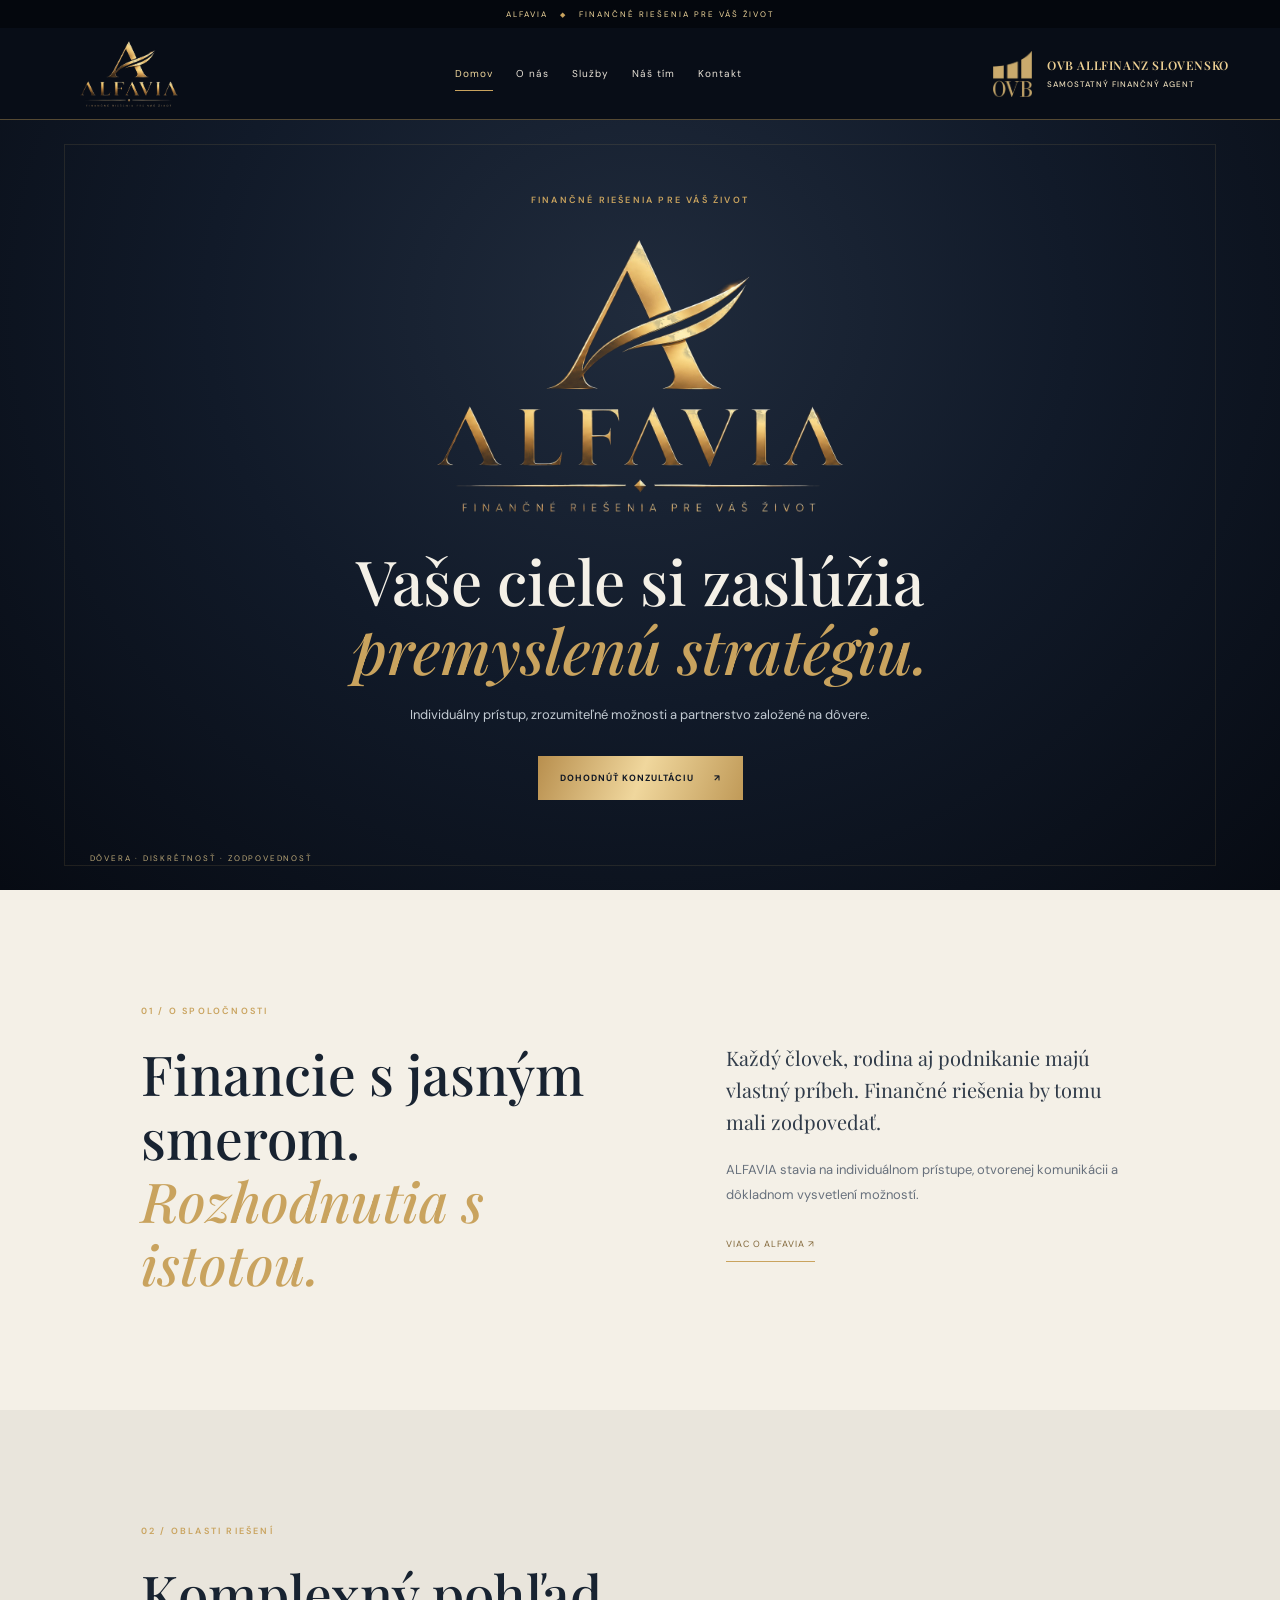
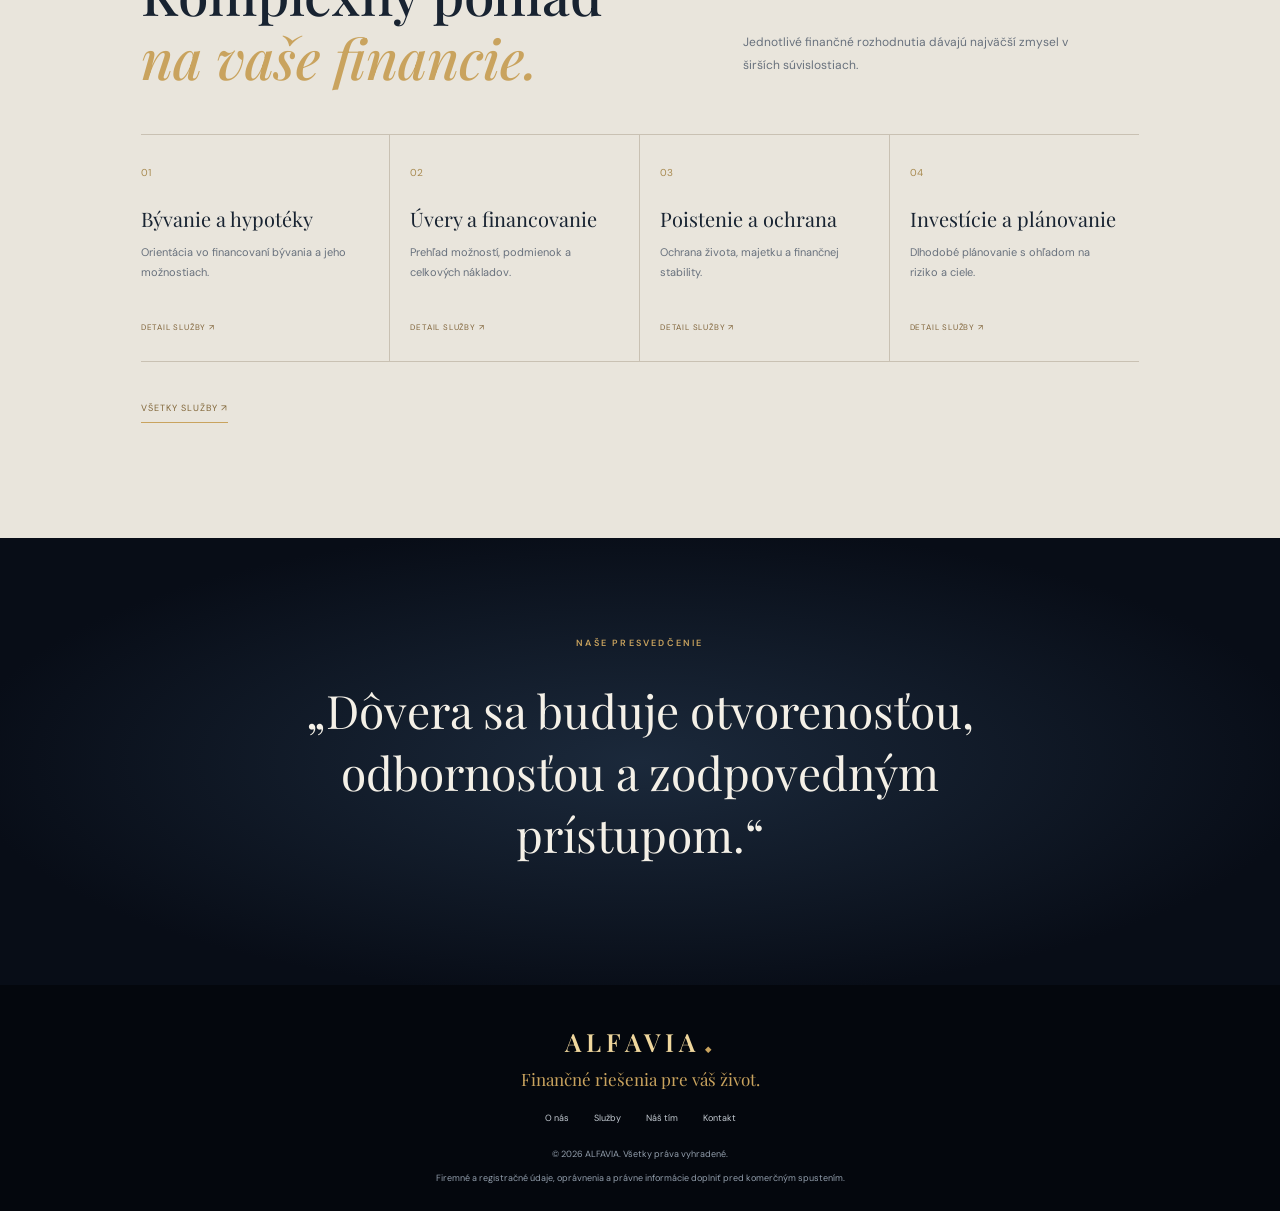
<file: index.html>
<!doctype html>
<html lang="sk"><head>
<meta charset="utf-8"><meta name="viewport" content="width=device-width, initial-scale=1">
<meta name="theme-color" content="#080d17"><meta name="description" content="ALFAVIA – finančné riešenia pre váš život.">
<title>Domov | ALFAVIA</title>
<link rel="preconnect" href="https://fonts.googleapis.com"><link rel="preconnect" href="https://fonts.gstatic.com" crossorigin>
<link href="https://fonts.googleapis.com/css2?family=DM+Sans:wght@400;500;600;700&family=Playfair+Display:wght@400;500;600;700&display=swap" rel="stylesheet">
<link rel="stylesheet" href="styles.css?v=ovb4"></head><body>
<div class="topline">ALFAVIA <span>◆</span> FINANČNÉ RIEŠENIA PRE VÁŠ ŽIVOT</div>
<header class="site-header site-header-partner">
  <a class="brand" href="index.html" aria-label="ALFAVIA – domov"><img src="alfavia-logo-transparent.png" alt="ALFAVIA – Finančné riešenia pre váš život"></a>
  <button class="menu-toggle" aria-label="Otvoriť navigáciu" aria-expanded="false">☰</button>
  <nav class="nav"><a href="index.html" class="active">Domov</a><a href="o-nas.html">O nás</a><a href="sluzby.html">Služby</a><a href="nas-tim.html">Náš tím</a><a href="kontakt.html">Kontakt</a></nav>
  <a class="parent-company" href="https://www.ovb.sk/" target="_blank" rel="noopener noreferrer"
       aria-label="OVB Allfinanz Slovensko – samostatný finančný agent">
      <img class="ovb-mark" src="ovb-mark-transparent.png?v=ovb4" alt="OVB">
      <span class="ovb-copy"><strong>OVB ALLFINANZ SLOVENSKO</strong><small>SAMOSTATNÝ FINANČNÝ AGENT</small></span>
    </a>
</header>
<main><section class="hero home-hero">
<div class="hero-content"><p class="eyebrow">FINANČNÉ RIEŠENIA PRE VÁŠ ŽIVOT</p>
<img class="hero-logo" src="alfavia-logo-transparent.png" alt="Zlaté logo ALFAVIA">
<h1>Vaše ciele si zaslúžia<br><em>premyslenú stratégiu.</em></h1>
<p class="hero-copy">Individuálny prístup, zrozumiteľné možnosti a partnerstvo založené na dôvere.</p>
<a class="gold-button" href="kontakt.html">DOHODNÚŤ KONZULTÁCIU <span>↗</span></a></div>
<div class="hero-bottom">DÔVERA · DISKRÉTNOSŤ · ZODPOVEDNOSŤ</div></section>
<section class="section intro-section"><div class="section-label">01 / O SPOLOČNOSTI</div><div class="split"><h2>Financie s jasným smerom.<br><em>Rozhodnutia s istotou.</em></h2><div class="copy"><p class="lead">Každý človek, rodina aj podnikanie majú vlastný príbeh. Finančné riešenia by tomu mali zodpovedať.</p><p>ALFAVIA stavia na individuálnom prístupe, otvorenej komunikácii a dôkladnom vysvetlení možností.</p><a class="text-link" href="o-nas.html">VIAC O ALFAVIA ↗</a></div></div></section>
<section class="section services-section"><div class="section-label">02 / OBLASTI RIEŠENÍ</div><div class="section-heading"><h2>Komplexný pohľad<br><em>na vaše financie.</em></h2><p>Jednotlivé finančné rozhodnutia dávajú najväčší zmysel v širších súvislostiach.</p></div><div class="service-grid">
<article><span>01</span><h3>Bývanie a hypotéky</h3><p>Orientácia vo financovaní bývania a jeho možnostiach.</p><a href="byvanie-hypoteky.html">DETAIL SLUŽBY ↗</a></article>
<article><span>02</span><h3>Úvery a financovanie</h3><p>Prehľad možností, podmienok a celkových nákladov.</p><a href="uvery-financovanie.html">DETAIL SLUŽBY ↗</a></article>
<article><span>03</span><h3>Poistenie a ochrana</h3><p>Ochrana života, majetku a finančnej stability.</p><a href="poistenie.html">DETAIL SLUŽBY ↗</a></article>
<article><span>04</span><h3>Investície a plánovanie</h3><p>Dlhodobé plánovanie s ohľadom na riziko a ciele.</p><a href="investicie.html">DETAIL SLUŽBY ↗</a></article></div><a class="text-link" href="sluzby.html">VŠETKY SLUŽBY ↗</a></section>
<section class="quote-band"><p class="section-label">NAŠE PRESVEDČENIE</p><blockquote>„Dôvera sa buduje otvorenosťou, odbornosťou a zodpovedným prístupom.“</blockquote></section></main>
<footer class="footer">
  <a class="footer-brand" href="index.html">ALFAVIA<span>◆</span></a>
  <p>Finančné riešenia pre váš život.</p>
  <div class="footer-links"><a href="o-nas.html">O nás</a><a href="sluzby.html">Služby</a><a href="nas-tim.html">Náš tím</a><a href="kontakt.html">Kontakt</a></div>
  <small>© <span id="year"></span> ALFAVIA. Všetky práva vyhradené.</small>
  <small class="legal">Firemné a registračné údaje, oprávnenia a právne informácie doplniť pred komerčným spustením.</small>
</footer>
<script src="script.js"></script></body></html>
</file>
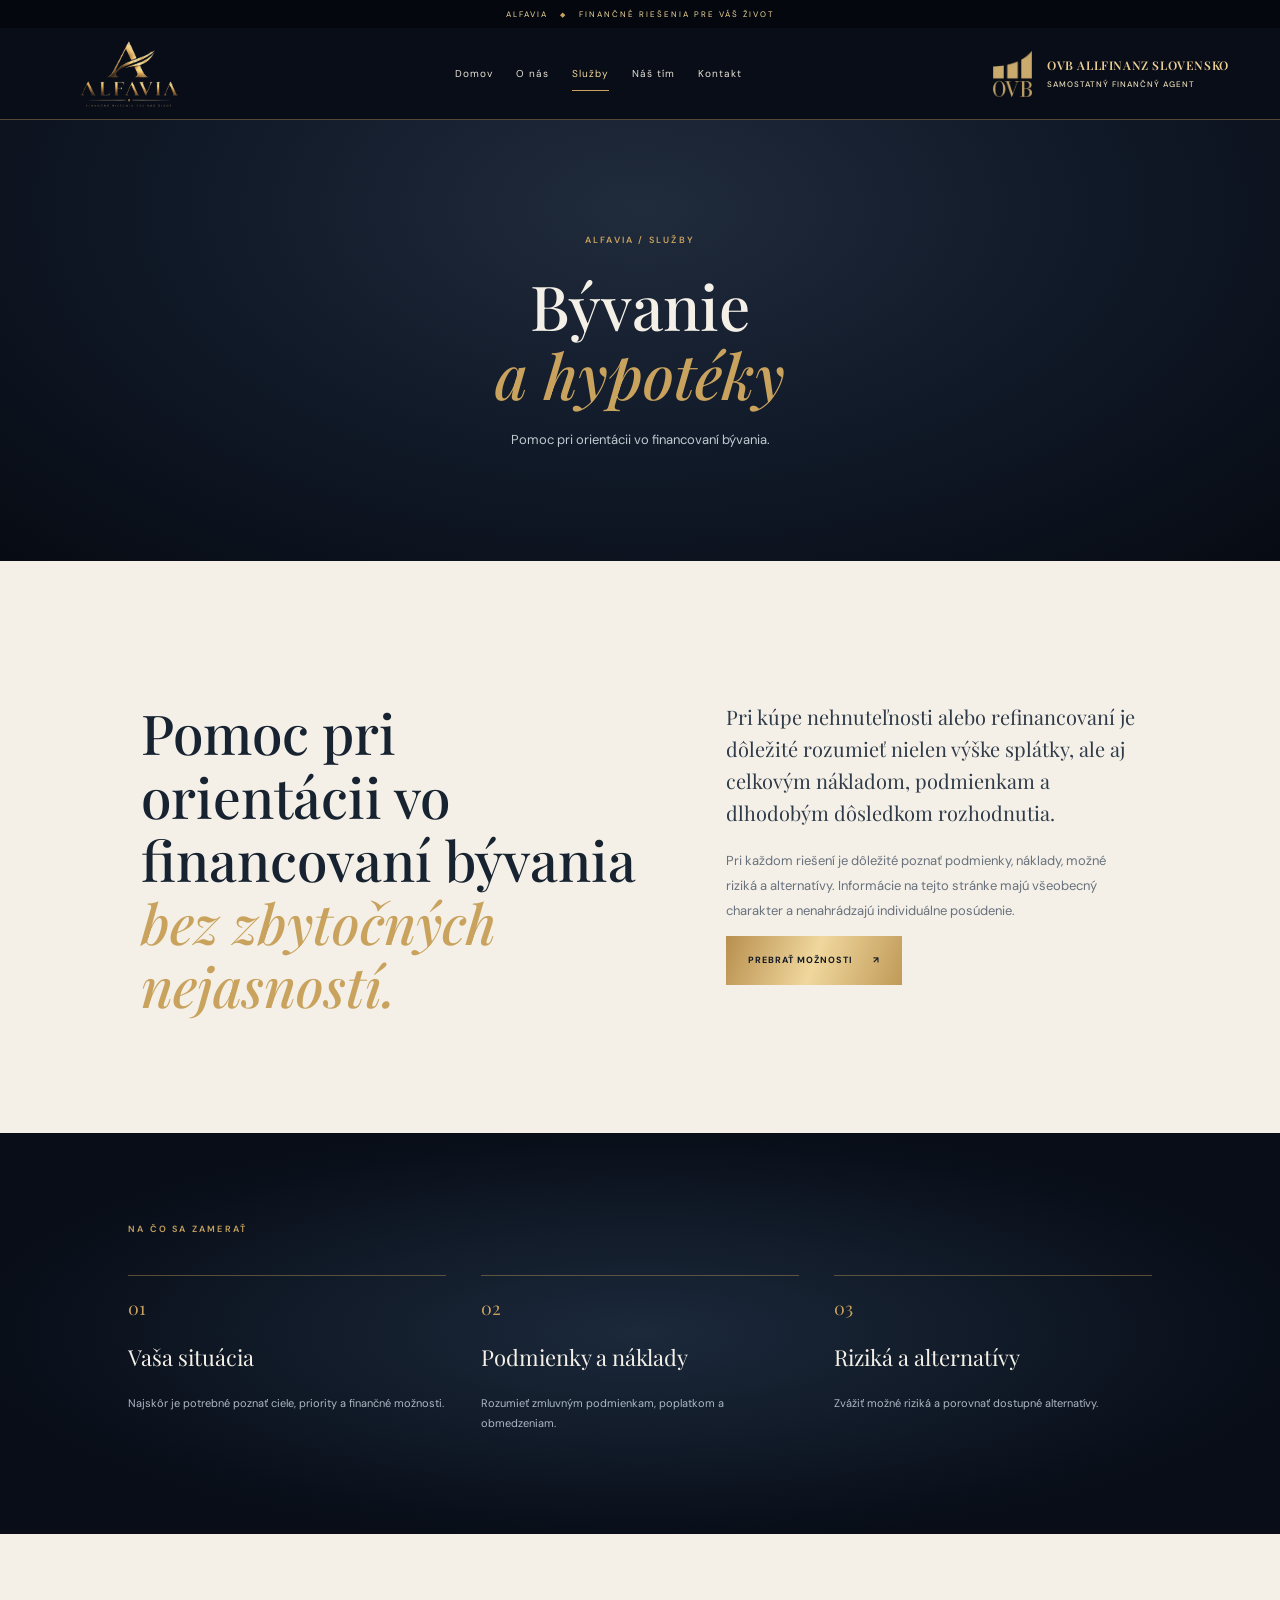
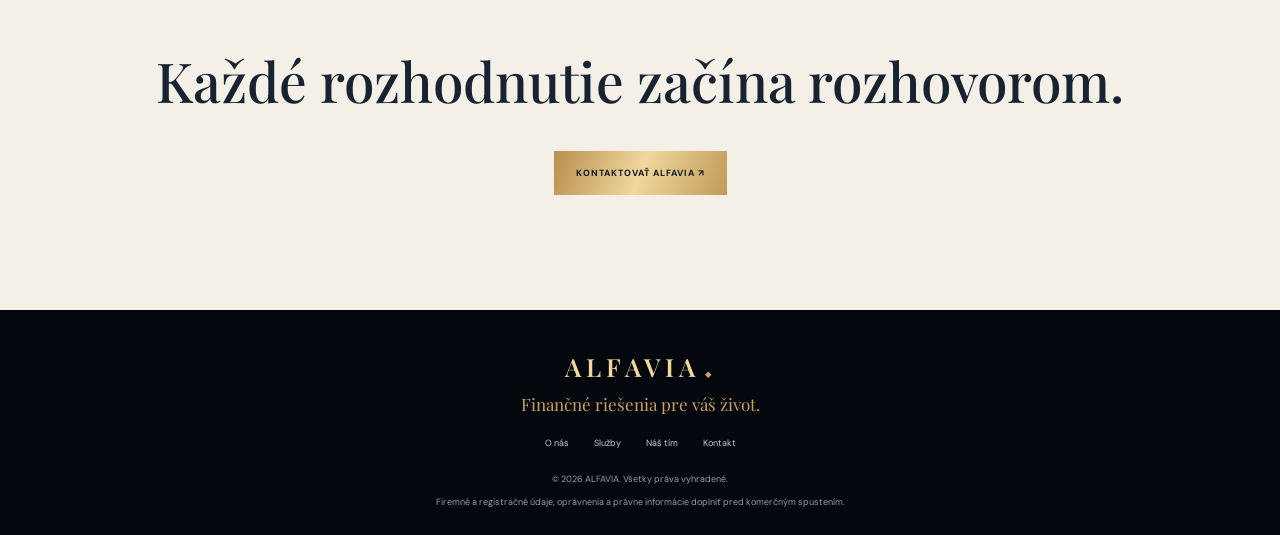
<file: byvanie-hypoteky.html>
<!doctype html>
<html lang="sk"><head>
<meta charset="utf-8"><meta name="viewport" content="width=device-width, initial-scale=1">
<meta name="theme-color" content="#080d17"><meta name="description" content="ALFAVIA – finančné riešenia pre váš život.">
<title>Bývanie a hypotéky | ALFAVIA</title>
<link rel="preconnect" href="https://fonts.googleapis.com"><link rel="preconnect" href="https://fonts.gstatic.com" crossorigin>
<link href="https://fonts.googleapis.com/css2?family=DM+Sans:wght@400;500;600;700&family=Playfair+Display:wght@400;500;600;700&display=swap" rel="stylesheet">
<link rel="stylesheet" href="styles.css?v=ovb4"></head><body>
<div class="topline">ALFAVIA <span>◆</span> FINANČNÉ RIEŠENIA PRE VÁŠ ŽIVOT</div>
<header class="site-header site-header-partner">
  <a class="brand" href="index.html" aria-label="ALFAVIA – domov"><img src="alfavia-logo-transparent.png" alt="ALFAVIA – Finančné riešenia pre váš život"></a>
  <button class="menu-toggle" aria-label="Otvoriť navigáciu" aria-expanded="false">☰</button>
  <nav class="nav"><a href="index.html">Domov</a><a href="o-nas.html">O nás</a><a href="sluzby.html" class="active">Služby</a><a href="nas-tim.html">Náš tím</a><a href="kontakt.html">Kontakt</a></nav>
  <a class="parent-company" href="https://www.ovb.sk/" target="_blank" rel="noopener noreferrer"
       aria-label="OVB Allfinanz Slovensko – samostatný finančný agent">
      <img class="ovb-mark" src="ovb-mark-transparent.png?v=ovb4" alt="OVB">
      <span class="ovb-copy"><strong>OVB ALLFINANZ SLOVENSKO</strong><small>SAMOSTATNÝ FINANČNÝ AGENT</small></span>
    </a>
</header>
<main><section class="page-hero"><p class="eyebrow">ALFAVIA / SLUŽBY</p><h1>Bývanie<br><em>a hypotéky</em></h1><p>Pomoc pri orientácii vo financovaní bývania.</p></section>
<section class="section"><div class="split"><h2>Pomoc pri orientácii vo financovaní bývania<br><em>bez zbytočných nejasností.</em></h2><div class="copy"><p class="lead">Pri kúpe nehnuteľnosti alebo refinancovaní je dôležité rozumieť nielen výške splátky, ale aj celkovým nákladom, podmienkam a dlhodobým dôsledkom rozhodnutia.</p><p>Pri každom riešení je dôležité poznať podmienky, náklady, možné riziká a alternatívy. Informácie na tejto stránke majú všeobecný charakter a nenahrádzajú individuálne posúdenie.</p><a class="gold-button" href="kontakt.html">PREBRAŤ MOŽNOSTI <span>↗</span></a></div></div></section>
<section class="dark-panel"><div class="section-label">NA ČO SA ZAMERAŤ</div><div class="values"><article><b>01</b><h3>Vaša situácia</h3><p>Najskôr je potrebné poznať ciele, priority a finančné možnosti.</p></article><article><b>02</b><h3>Podmienky a náklady</h3><p>Rozumieť zmluvným podmienkam, poplatkom a obmedzeniam.</p></article><article><b>03</b><h3>Riziká a alternatívy</h3><p>Zvážiť možné riziká a porovnať dostupné alternatívy.</p></article></div></section>
<section class="section cta-section"><h2>Každé rozhodnutie začína rozhovorom.</h2><a class="gold-button" href="kontakt.html">KONTAKTOVAŤ ALFAVIA ↗</a></section></main>
<footer class="footer">
  <a class="footer-brand" href="index.html">ALFAVIA<span>◆</span></a>
  <p>Finančné riešenia pre váš život.</p>
  <div class="footer-links"><a href="o-nas.html">O nás</a><a href="sluzby.html">Služby</a><a href="nas-tim.html">Náš tím</a><a href="kontakt.html">Kontakt</a></div>
  <small>© <span id="year"></span> ALFAVIA. Všetky práva vyhradené.</small>
  <small class="legal">Firemné a registračné údaje, oprávnenia a právne informácie doplniť pred komerčným spustením.</small>
</footer>
<script src="script.js"></script></body></html>
</file>
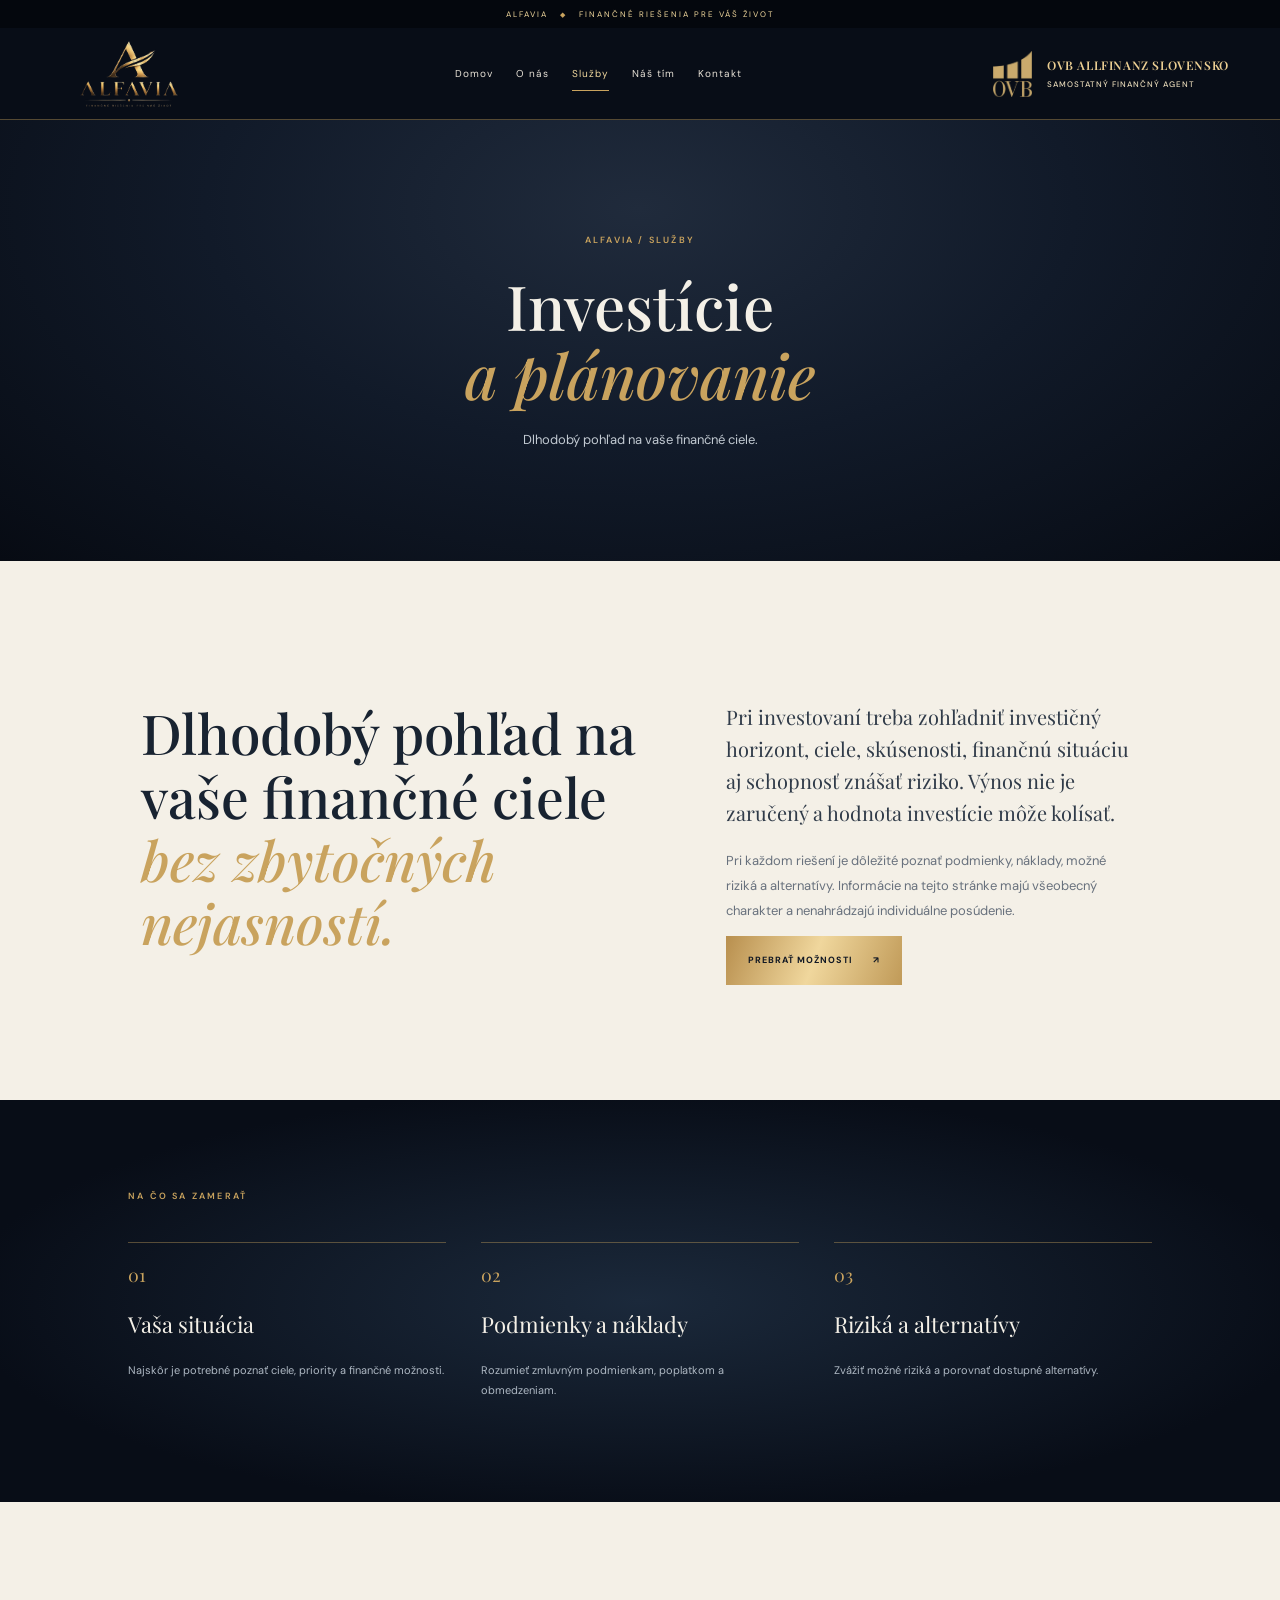
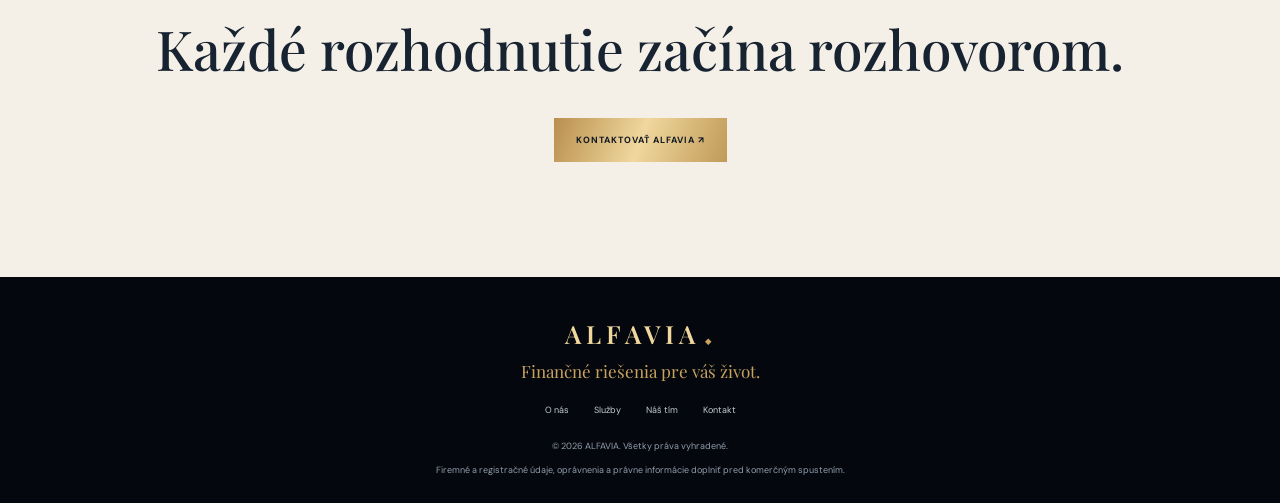
<file: investicie.html>
<!doctype html>
<html lang="sk"><head>
<meta charset="utf-8"><meta name="viewport" content="width=device-width, initial-scale=1">
<meta name="theme-color" content="#080d17"><meta name="description" content="ALFAVIA – finančné riešenia pre váš život.">
<title>Investície a plánovanie | ALFAVIA</title>
<link rel="preconnect" href="https://fonts.googleapis.com"><link rel="preconnect" href="https://fonts.gstatic.com" crossorigin>
<link href="https://fonts.googleapis.com/css2?family=DM+Sans:wght@400;500;600;700&family=Playfair+Display:wght@400;500;600;700&display=swap" rel="stylesheet">
<link rel="stylesheet" href="styles.css?v=ovb4"></head><body>
<div class="topline">ALFAVIA <span>◆</span> FINANČNÉ RIEŠENIA PRE VÁŠ ŽIVOT</div>
<header class="site-header site-header-partner">
  <a class="brand" href="index.html" aria-label="ALFAVIA – domov"><img src="alfavia-logo-transparent.png" alt="ALFAVIA – Finančné riešenia pre váš život"></a>
  <button class="menu-toggle" aria-label="Otvoriť navigáciu" aria-expanded="false">☰</button>
  <nav class="nav"><a href="index.html">Domov</a><a href="o-nas.html">O nás</a><a href="sluzby.html" class="active">Služby</a><a href="nas-tim.html">Náš tím</a><a href="kontakt.html">Kontakt</a></nav>
  <a class="parent-company" href="https://www.ovb.sk/" target="_blank" rel="noopener noreferrer"
       aria-label="OVB Allfinanz Slovensko – samostatný finančný agent">
      <img class="ovb-mark" src="ovb-mark-transparent.png?v=ovb4" alt="OVB">
      <span class="ovb-copy"><strong>OVB ALLFINANZ SLOVENSKO</strong><small>SAMOSTATNÝ FINANČNÝ AGENT</small></span>
    </a>
</header>
<main><section class="page-hero"><p class="eyebrow">ALFAVIA / SLUŽBY</p><h1>Investície<br><em>a plánovanie</em></h1><p>Dlhodobý pohľad na vaše finančné ciele.</p></section>
<section class="section"><div class="split"><h2>Dlhodobý pohľad na vaše finančné ciele<br><em>bez zbytočných nejasností.</em></h2><div class="copy"><p class="lead">Pri investovaní treba zohľadniť investičný horizont, ciele, skúsenosti, finančnú situáciu aj schopnosť znášať riziko. Výnos nie je zaručený a hodnota investície môže kolísať.</p><p>Pri každom riešení je dôležité poznať podmienky, náklady, možné riziká a alternatívy. Informácie na tejto stránke majú všeobecný charakter a nenahrádzajú individuálne posúdenie.</p><a class="gold-button" href="kontakt.html">PREBRAŤ MOŽNOSTI <span>↗</span></a></div></div></section>
<section class="dark-panel"><div class="section-label">NA ČO SA ZAMERAŤ</div><div class="values"><article><b>01</b><h3>Vaša situácia</h3><p>Najskôr je potrebné poznať ciele, priority a finančné možnosti.</p></article><article><b>02</b><h3>Podmienky a náklady</h3><p>Rozumieť zmluvným podmienkam, poplatkom a obmedzeniam.</p></article><article><b>03</b><h3>Riziká a alternatívy</h3><p>Zvážiť možné riziká a porovnať dostupné alternatívy.</p></article></div></section>
<section class="section cta-section"><h2>Každé rozhodnutie začína rozhovorom.</h2><a class="gold-button" href="kontakt.html">KONTAKTOVAŤ ALFAVIA ↗</a></section></main>
<footer class="footer">
  <a class="footer-brand" href="index.html">ALFAVIA<span>◆</span></a>
  <p>Finančné riešenia pre váš život.</p>
  <div class="footer-links"><a href="o-nas.html">O nás</a><a href="sluzby.html">Služby</a><a href="nas-tim.html">Náš tím</a><a href="kontakt.html">Kontakt</a></div>
  <small>© <span id="year"></span> ALFAVIA. Všetky práva vyhradené.</small>
  <small class="legal">Firemné a registračné údaje, oprávnenia a právne informácie doplniť pred komerčným spustením.</small>
</footer>
<script src="script.js"></script></body></html>
</file>
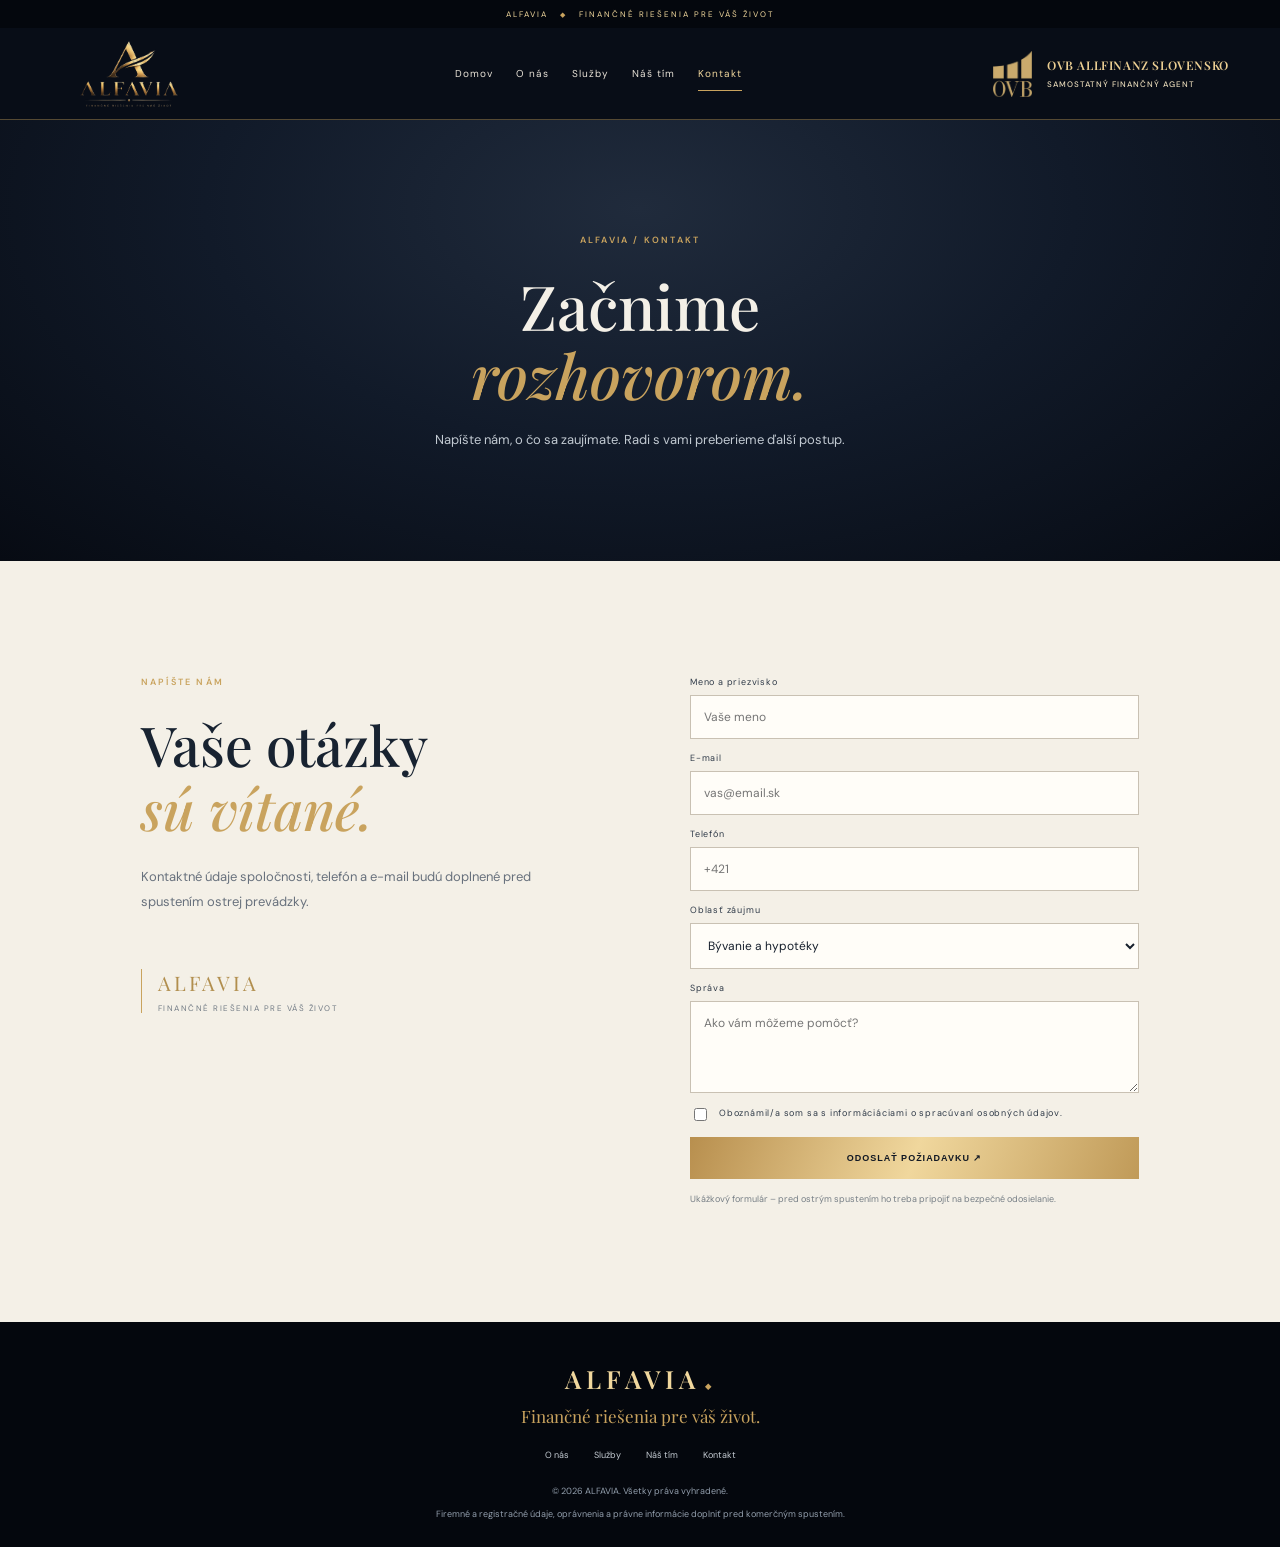
<file: kontakt.html>
<!doctype html>
<html lang="sk"><head>
<meta charset="utf-8"><meta name="viewport" content="width=device-width, initial-scale=1">
<meta name="theme-color" content="#080d17"><meta name="description" content="ALFAVIA – finančné riešenia pre váš život.">
<title>Kontakt | ALFAVIA</title>
<link rel="preconnect" href="https://fonts.googleapis.com"><link rel="preconnect" href="https://fonts.gstatic.com" crossorigin>
<link href="https://fonts.googleapis.com/css2?family=DM+Sans:wght@400;500;600;700&family=Playfair+Display:wght@400;500;600;700&display=swap" rel="stylesheet">
<link rel="stylesheet" href="styles.css?v=ovb4"></head><body>
<div class="topline">ALFAVIA <span>◆</span> FINANČNÉ RIEŠENIA PRE VÁŠ ŽIVOT</div>
<header class="site-header site-header-partner">
  <a class="brand" href="index.html" aria-label="ALFAVIA – domov"><img src="alfavia-logo-transparent.png" alt="ALFAVIA – Finančné riešenia pre váš život"></a>
  <button class="menu-toggle" aria-label="Otvoriť navigáciu" aria-expanded="false">☰</button>
  <nav class="nav"><a href="index.html">Domov</a><a href="o-nas.html">O nás</a><a href="sluzby.html">Služby</a><a href="nas-tim.html">Náš tím</a><a href="kontakt.html" class="active">Kontakt</a></nav>
  <a class="parent-company" href="https://www.ovb.sk/" target="_blank" rel="noopener noreferrer"
       aria-label="OVB Allfinanz Slovensko – samostatný finančný agent">
      <img class="ovb-mark" src="ovb-mark-transparent.png?v=ovb4" alt="OVB">
      <span class="ovb-copy"><strong>OVB ALLFINANZ SLOVENSKO</strong><small>SAMOSTATNÝ FINANČNÝ AGENT</small></span>
    </a>
</header>
<main><section class="page-hero"><p class="eyebrow">ALFAVIA / KONTAKT</p><h1>Začnime<br><em>rozhovorom.</em></h1><p>Napíšte nám, o čo sa zaujímate. Radi s vami preberieme ďalší postup.</p></section>
<section class="section contact-layout"><div><div class="section-label">NAPÍŠTE NÁM</div><h2>Vaše otázky<br><em>sú vítané.</em></h2><p class="copy">Kontaktné údaje spoločnosti, telefón a e-mail budú doplnené pred spustením ostrej prevádzky.</p><div class="contact-note">ALFAVIA<small>FINANČNÉ RIEŠENIA PRE VÁŠ ŽIVOT</small></div></div>
<form id="contactForm"><label>Meno a priezvisko<input name="name" required placeholder="Vaše meno"></label><label>E-mail<input name="email" type="email" required placeholder="vas@email.sk"></label><label>Telefón<input name="phone" placeholder="+421"></label><label>Oblasť záujmu<select name="interest"><option>Bývanie a hypotéky</option><option>Úvery a financovanie</option><option>Poistenie a ochrana</option><option>Investície a plánovanie</option><option>Iné</option></select></label><label>Správa<textarea name="message" rows="4" placeholder="Ako vám môžeme pomôcť?"></textarea></label><label class="consent"><input type="checkbox" required><span>Oboznámil/a som sa s informáciáciami o spracúvaní osobných údajov.</span></label><button class="gold-button" type="submit">ODOSLAŤ POŽIADAVKU ↗</button><small id="formNote">Ukážkový formulár – pred ostrým spustením ho treba pripojiť na bezpečné odosielanie.</small></form></section></main>
<footer class="footer">
  <a class="footer-brand" href="index.html">ALFAVIA<span>◆</span></a>
  <p>Finančné riešenia pre váš život.</p>
  <div class="footer-links"><a href="o-nas.html">O nás</a><a href="sluzby.html">Služby</a><a href="nas-tim.html">Náš tím</a><a href="kontakt.html">Kontakt</a></div>
  <small>© <span id="year"></span> ALFAVIA. Všetky práva vyhradené.</small>
  <small class="legal">Firemné a registračné údaje, oprávnenia a právne informácie doplniť pred komerčným spustením.</small>
</footer>
<script src="script.js"></script></body></html>
</file>
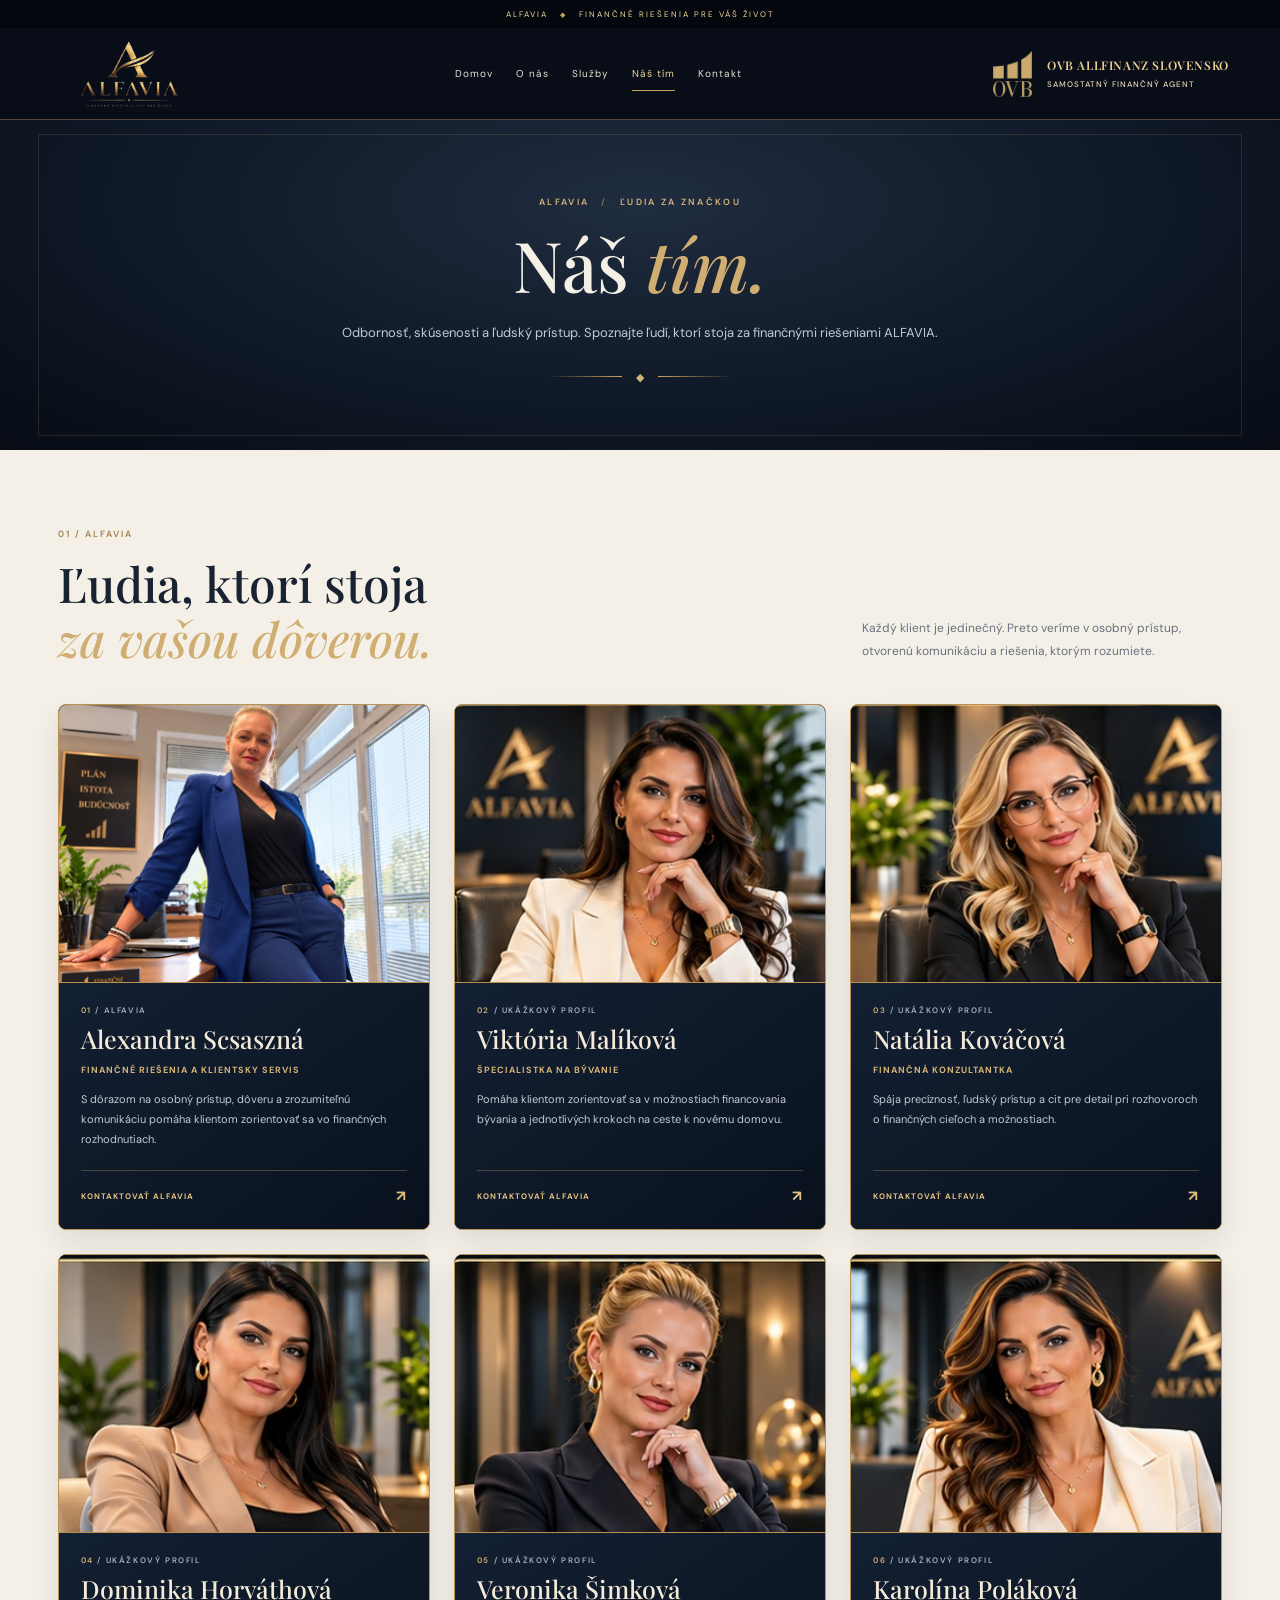
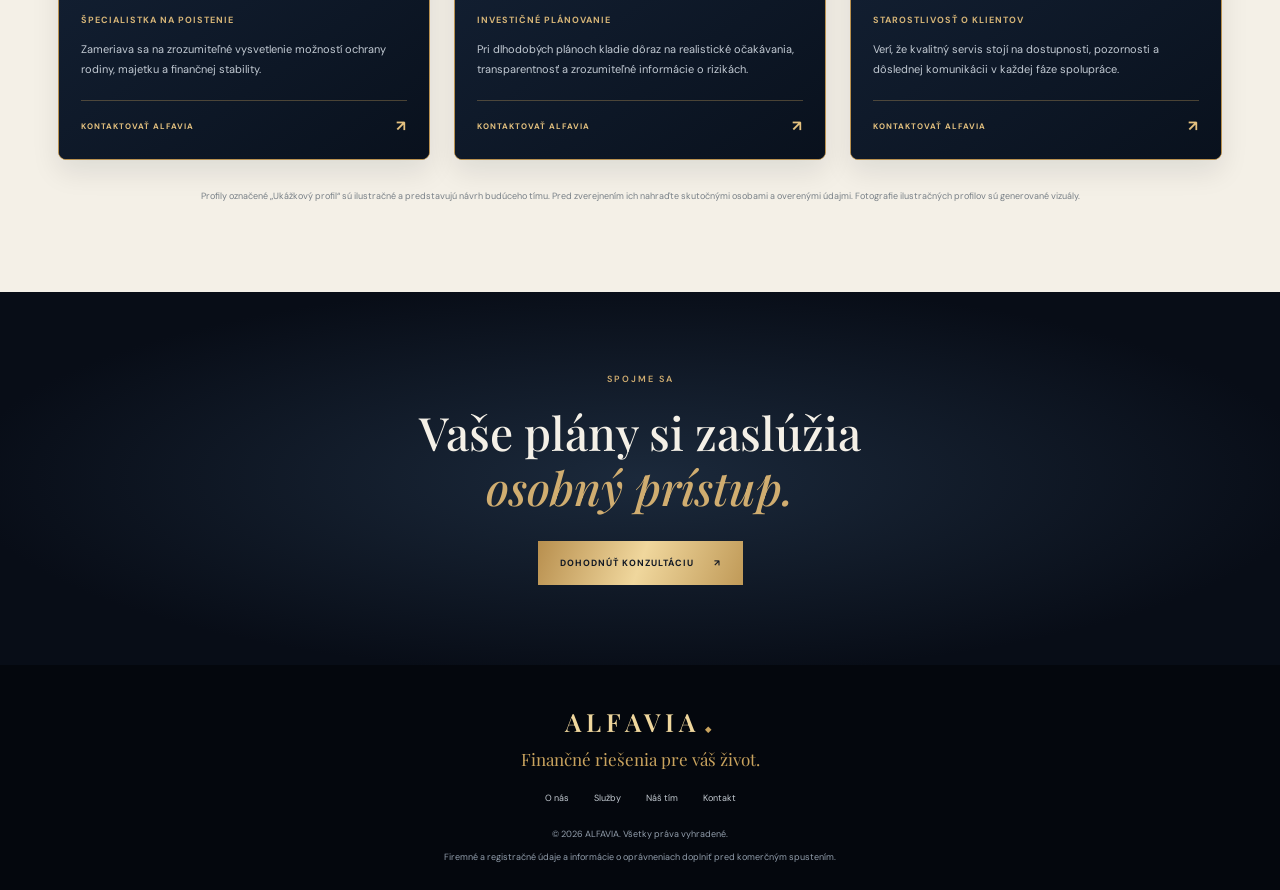
<file: nas-tim.html>
<!doctype html>
<html lang="sk">
<head>
<meta charset="utf-8">
<meta name="viewport" content="width=device-width, initial-scale=1">
<meta name="theme-color" content="#080d17">
<meta name="description" content="Spoznajte tím ALFAVIA – osobný prístup a finančné riešenia.">
<title>Náš tím | ALFAVIA</title>
<link rel="preconnect" href="https://fonts.googleapis.com">
<link rel="preconnect" href="https://fonts.gstatic.com" crossorigin>
<link href="https://fonts.googleapis.com/css2?family=DM+Sans:wght@400;500;600;700&family=Playfair+Display:wght@400;500;600;700&display=swap" rel="stylesheet">
<link rel="stylesheet" href="styles.css?v=ovb4">
</head>
<body>
<div class="topline">ALFAVIA <span>◆</span> FINANČNÉ RIEŠENIA PRE VÁŠ ŽIVOT</div>
<header class="site-header site-header-partner">
  <a class="brand" href="index.html" aria-label="ALFAVIA – domov"><img src="alfavia-logo-transparent.png" alt="ALFAVIA – Finančné riešenia pre váš život"></a>
  <button class="menu-toggle" aria-label="Otvoriť navigáciu" aria-expanded="false">☰</button>
  <nav class="nav">
    <a href="index.html">Domov</a><a href="o-nas.html">O nás</a><a href="sluzby.html">Služby</a>
    <a href="nas-tim.html" class="active">Náš tím</a><a href="kontakt.html">Kontakt</a>
  </nav>
  <a class="parent-company" href="https://www.ovb.sk/" target="_blank" rel="noopener noreferrer"
       aria-label="OVB Allfinanz Slovensko – samostatný finančný agent">
      <img class="ovb-mark" src="ovb-mark-transparent.png?v=ovb4" alt="OVB">
      <span class="ovb-copy"><strong>OVB ALLFINANZ SLOVENSKO</strong><small>SAMOSTATNÝ FINANČNÝ AGENT</small></span>
    </a>
</header>
<main id="team-page">
  <section class="team-hero">
    <p class="eyebrow">ALFAVIA <span> / </span> ĽUDIA ZA ZNAČKOU</p>
    <h1>Náš <em>tím.</em></h1>
    <p>Odbornosť, skúsenosti a ľudský prístup. Spoznajte ľudí, ktorí stoja za finančnými riešeniami ALFAVIA.</p>
    <div class="team-ornament"><span></span> ◆ <span></span></div>
  </section>

  <section class="team-section">
    <div class="team-heading">
      <div><p class="section-label">01 / ALFAVIA</p><h2>Ľudia, ktorí stoja<br><em>za vašou dôverou.</em></h2></div>
      <p>Každý klient je jedinečný. Preto veríme v osobný prístup, otvorenú komunikáciu a riešenia, ktorým rozumiete.</p>
    </div>

    <div class="team-grid">
      <article class="team-card">
        <div class="team-photo"><img src="alexandra-scsaszna.png" alt="Alexandra Scsaszná" loading="lazy"></div>
        <div class="team-info"><p class="team-index">01 <span> / ALFAVIA</span></p><h3>Alexandra Scsaszná</h3>
          <p class="team-role">Finančné riešenia a klientsky servis</p>
          <p class="team-desc">S dôrazom na osobný prístup, dôveru a zrozumiteľnú komunikáciu pomáha klientom zorientovať sa vo finančných rozhodnutiach.</p>
          <a class="team-link" href="kontakt.html">KONTAKTOVAŤ ALFAVIA <span>↗</span></a>
        </div>
      </article>

      <article class="team-card">
        <div class="team-photo"><img src="viktoria-malikova.jpg" alt="Ilustračný portrét ukážkového profilu" loading="lazy"></div>
        <div class="team-info"><p class="team-index">02 <span> / UKÁŽKOVÝ PROFIL</span></p><h3>Viktória Malíková</h3>
          <p class="team-role">Špecialistka na bývanie</p>
          <p class="team-desc">Pomáha klientom zorientovať sa v možnostiach financovania bývania a jednotlivých krokoch na ceste k novému domovu.</p>
          <a class="team-link" href="kontakt.html">KONTAKTOVAŤ ALFAVIA <span>↗</span></a>
        </div>
      </article>

      <article class="team-card">
        <div class="team-photo"><img src="natalia-kovacova.jpg" alt="Ilustračný portrét ukážkového profilu" loading="lazy"></div>
        <div class="team-info"><p class="team-index">03 <span> / UKÁŽKOVÝ PROFIL</span></p><h3>Natália Kováčová</h3>
          <p class="team-role">Finančná konzultantka</p>
          <p class="team-desc">Spája precíznosť, ľudský prístup a cit pre detail pri rozhovoroch o finančných cieľoch a možnostiach.</p>
          <a class="team-link" href="kontakt.html">KONTAKTOVAŤ ALFAVIA <span>↗</span></a>
        </div>
      </article>

      <article class="team-card">
        <div class="team-photo"><img src="dominika-horvathova.jpg" alt="Ilustračný portrét ukážkového profilu" loading="lazy"></div>
        <div class="team-info"><p class="team-index">04 <span> / UKÁŽKOVÝ PROFIL</span></p><h3>Dominika Horváthová</h3>
          <p class="team-role">Špecialistka na poistenie</p>
          <p class="team-desc">Zameriava sa na zrozumiteľné vysvetlenie možností ochrany rodiny, majetku a finančnej stability.</p>
          <a class="team-link" href="kontakt.html">KONTAKTOVAŤ ALFAVIA <span>↗</span></a>
        </div>
      </article>

      <article class="team-card">
        <div class="team-photo"><img src="veronika-simkova.jpg" alt="Ilustračný portrét ukážkového profilu" loading="lazy"></div>
        <div class="team-info"><p class="team-index">05 <span> / UKÁŽKOVÝ PROFIL</span></p><h3>Veronika Šimková</h3>
          <p class="team-role">Investičné plánovanie</p>
          <p class="team-desc">Pri dlhodobých plánoch kladie dôraz na realistické očakávania, transparentnosť a zrozumiteľné informácie o rizikách.</p>
          <a class="team-link" href="kontakt.html">KONTAKTOVAŤ ALFAVIA <span>↗</span></a>
        </div>
      </article>

      <article class="team-card">
        <div class="team-photo"><img src="karolina-polakova.jpg" alt="Ilustračný portrét ukážkového profilu" loading="lazy"></div>
        <div class="team-info"><p class="team-index">06 <span> / UKÁŽKOVÝ PROFIL</span></p><h3>Karolína Poláková</h3>
          <p class="team-role">Starostlivosť o klientov</p>
          <p class="team-desc">Verí, že kvalitný servis stojí na dostupnosti, pozornosti a dôslednej komunikácii v každej fáze spolupráce.</p>
          <a class="team-link" href="kontakt.html">KONTAKTOVAŤ ALFAVIA <span>↗</span></a>
        </div>
      </article>
    </div>

    <p class="team-disclaimer">Profily označené „Ukážkový profil“ sú ilustračné a predstavujú návrh budúceho tímu. Pred zverejnením ich nahraďte skutočnými osobami a overenými údajmi. Fotografie ilustračných profilov sú generované vizuály.</p>
  </section>

  <section class="team-bottom">
    <p class="section-label">SPOJME SA</p><h2>Vaše plány si zaslúžia<br><em>osobný prístup.</em></h2>
    <a class="gold-button" href="kontakt.html">DOHODNÚŤ KONZULTÁCIU <span>↗</span></a>
  </section>
</main>
<footer class="footer">
  <a class="footer-brand" href="index.html">ALFAVIA<span>◆</span></a>
  <p>Finančné riešenia pre váš život.</p>
  <div class="footer-links"><a href="o-nas.html">O nás</a><a href="sluzby.html">Služby</a><a href="nas-tim.html">Náš tím</a><a href="kontakt.html">Kontakt</a></div>
  <small>© <span id="year"></span> ALFAVIA. Všetky práva vyhradené.</small>
  <small class="legal">Firemné a registračné údaje a informácie o oprávneniach doplniť pred komerčným spustením.</small>
</footer>
<script src="script.js"></script>
</body></html>
</file>
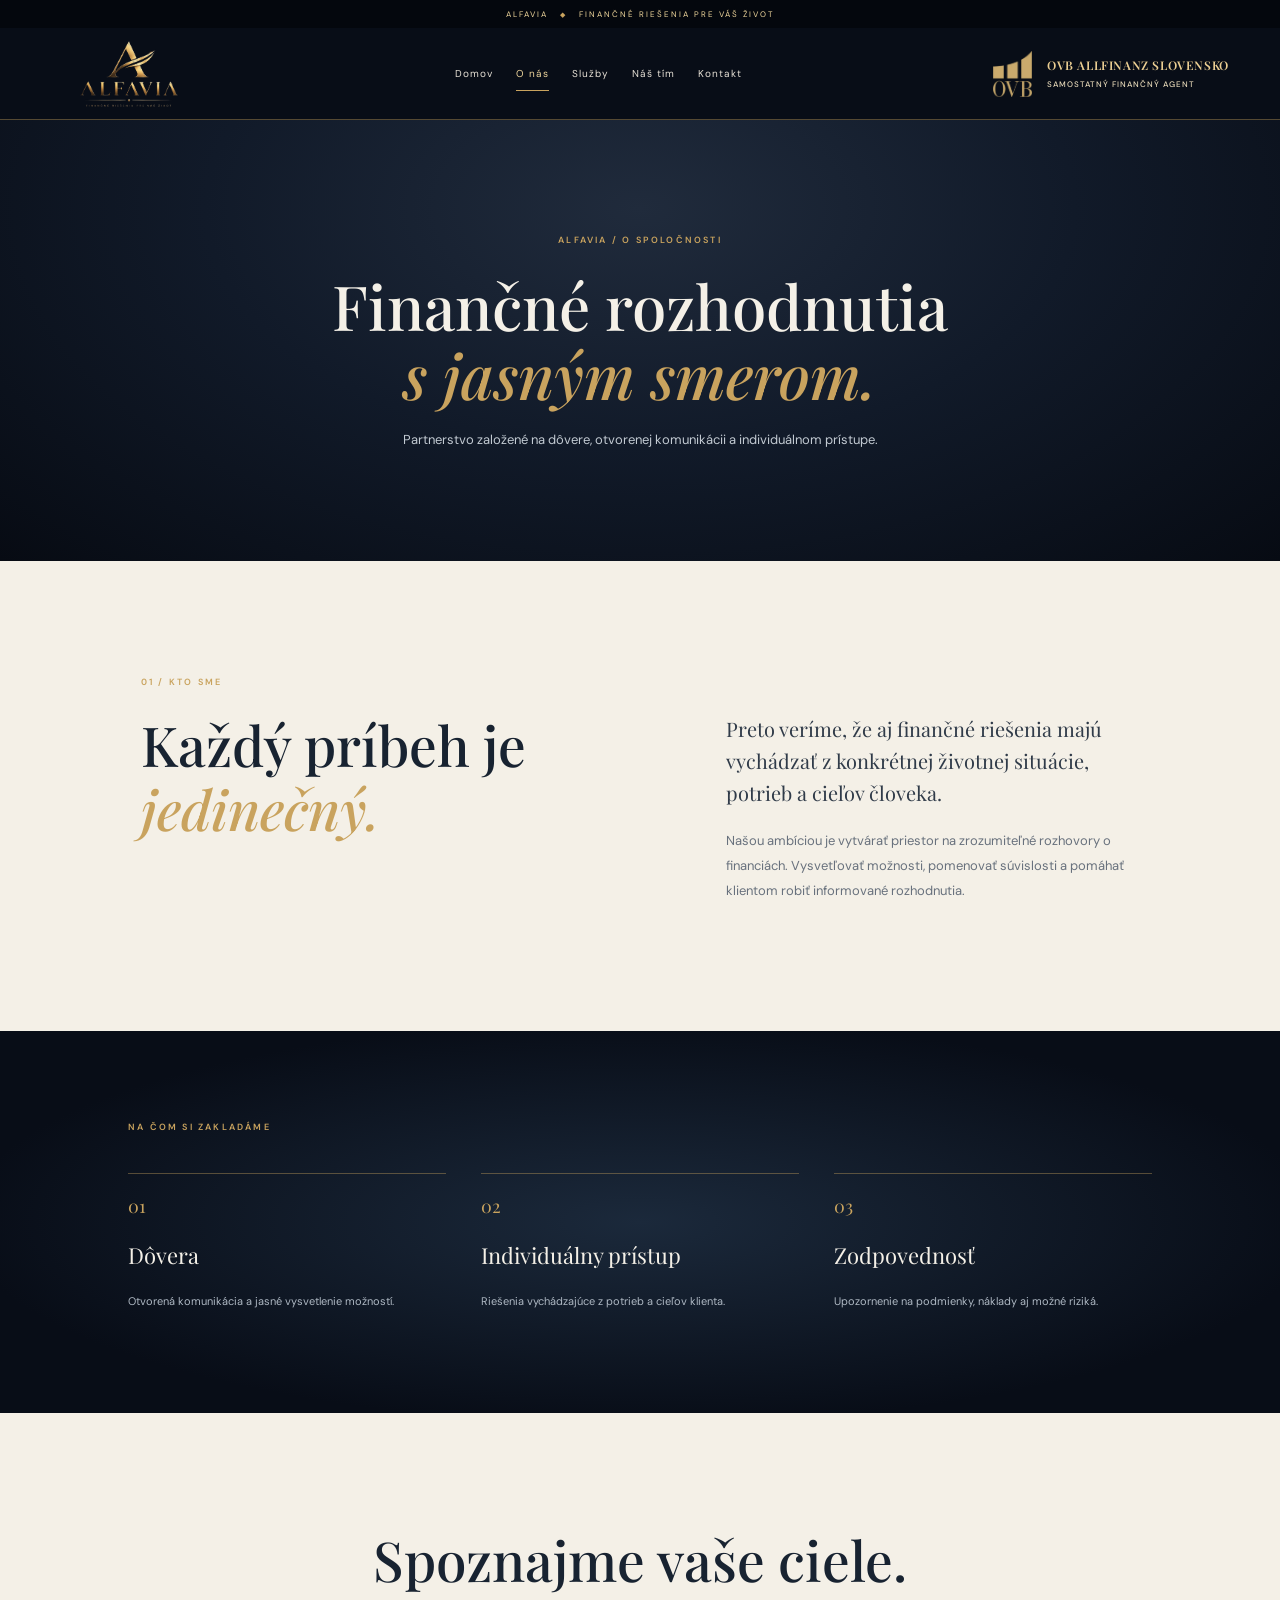
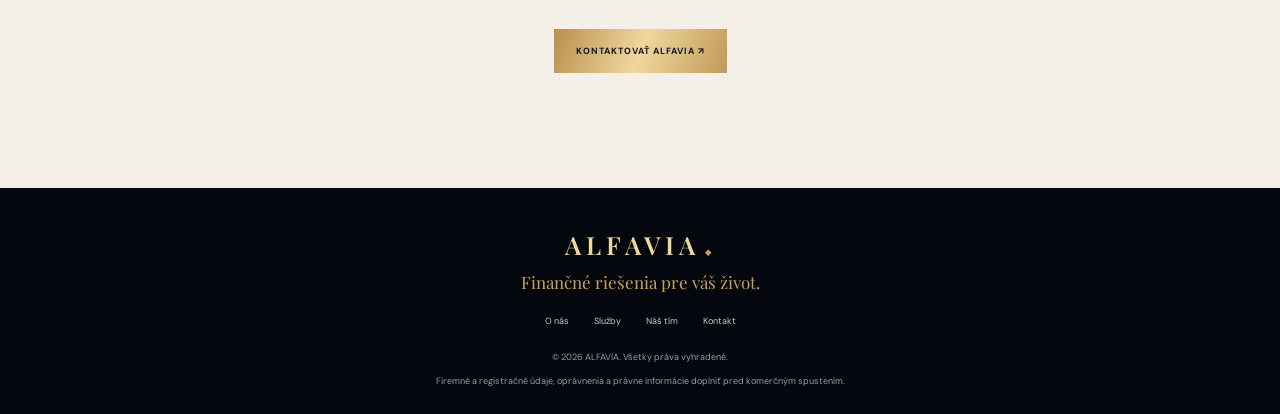
<file: o-nas.html>
<!doctype html>
<html lang="sk"><head>
<meta charset="utf-8"><meta name="viewport" content="width=device-width, initial-scale=1">
<meta name="theme-color" content="#080d17"><meta name="description" content="ALFAVIA – finančné riešenia pre váš život.">
<title>O nás | ALFAVIA</title>
<link rel="preconnect" href="https://fonts.googleapis.com"><link rel="preconnect" href="https://fonts.gstatic.com" crossorigin>
<link href="https://fonts.googleapis.com/css2?family=DM+Sans:wght@400;500;600;700&family=Playfair+Display:wght@400;500;600;700&display=swap" rel="stylesheet">
<link rel="stylesheet" href="styles.css?v=ovb4"></head><body>
<div class="topline">ALFAVIA <span>◆</span> FINANČNÉ RIEŠENIA PRE VÁŠ ŽIVOT</div>
<header class="site-header site-header-partner">
  <a class="brand" href="index.html" aria-label="ALFAVIA – domov"><img src="alfavia-logo-transparent.png" alt="ALFAVIA – Finančné riešenia pre váš život"></a>
  <button class="menu-toggle" aria-label="Otvoriť navigáciu" aria-expanded="false">☰</button>
  <nav class="nav"><a href="index.html">Domov</a><a href="o-nas.html" class="active">O nás</a><a href="sluzby.html">Služby</a><a href="nas-tim.html">Náš tím</a><a href="kontakt.html">Kontakt</a></nav>
  <a class="parent-company" href="https://www.ovb.sk/" target="_blank" rel="noopener noreferrer"
       aria-label="OVB Allfinanz Slovensko – samostatný finančný agent">
      <img class="ovb-mark" src="ovb-mark-transparent.png?v=ovb4" alt="OVB">
      <span class="ovb-copy"><strong>OVB ALLFINANZ SLOVENSKO</strong><small>SAMOSTATNÝ FINANČNÝ AGENT</small></span>
    </a>
</header>
<main><section class="page-hero"><p class="eyebrow">ALFAVIA / O SPOLOČNOSTI</p><h1>Finančné rozhodnutia<br><em>s jasným smerom.</em></h1><p>Partnerstvo založené na dôvere, otvorenej komunikácii a individuálnom prístupe.</p></section>
<section class="section"><div class="section-label">01 / KTO SME</div><div class="split"><h2>Každý príbeh je<br><em>jedinečný.</em></h2><div class="copy"><p class="lead">Preto veríme, že aj finančné riešenia majú vychádzať z konkrétnej životnej situácie, potrieb a cieľov človeka.</p><p>Našou ambíciou je vytvárať priestor na zrozumiteľné rozhovory o financiách. Vysvetľovať možnosti, pomenovať súvislosti a pomáhať klientom robiť informované rozhodnutia.</p></div></div></section>
<section class="dark-panel"><div class="section-label">NA ČOM SI ZAKLADÁME</div><div class="values"><article><b>01</b><h3>Dôvera</h3><p>Otvorená komunikácia a jasné vysvetlenie možností.</p></article><article><b>02</b><h3>Individuálny prístup</h3><p>Riešenia vychádzajúce z potrieb a cieľov klienta.</p></article><article><b>03</b><h3>Zodpovednosť</h3><p>Upozornenie na podmienky, náklady aj možné riziká.</p></article></div></section>
<section class="section cta-section"><h2>Spoznajme vaše ciele.</h2><a class="gold-button" href="kontakt.html">KONTAKTOVAŤ ALFAVIA ↗</a></section></main>
<footer class="footer">
  <a class="footer-brand" href="index.html">ALFAVIA<span>◆</span></a>
  <p>Finančné riešenia pre váš život.</p>
  <div class="footer-links"><a href="o-nas.html">O nás</a><a href="sluzby.html">Služby</a><a href="nas-tim.html">Náš tím</a><a href="kontakt.html">Kontakt</a></div>
  <small>© <span id="year"></span> ALFAVIA. Všetky práva vyhradené.</small>
  <small class="legal">Firemné a registračné údaje, oprávnenia a právne informácie doplniť pred komerčným spustením.</small>
</footer>
<script src="script.js"></script></body></html>
</file>
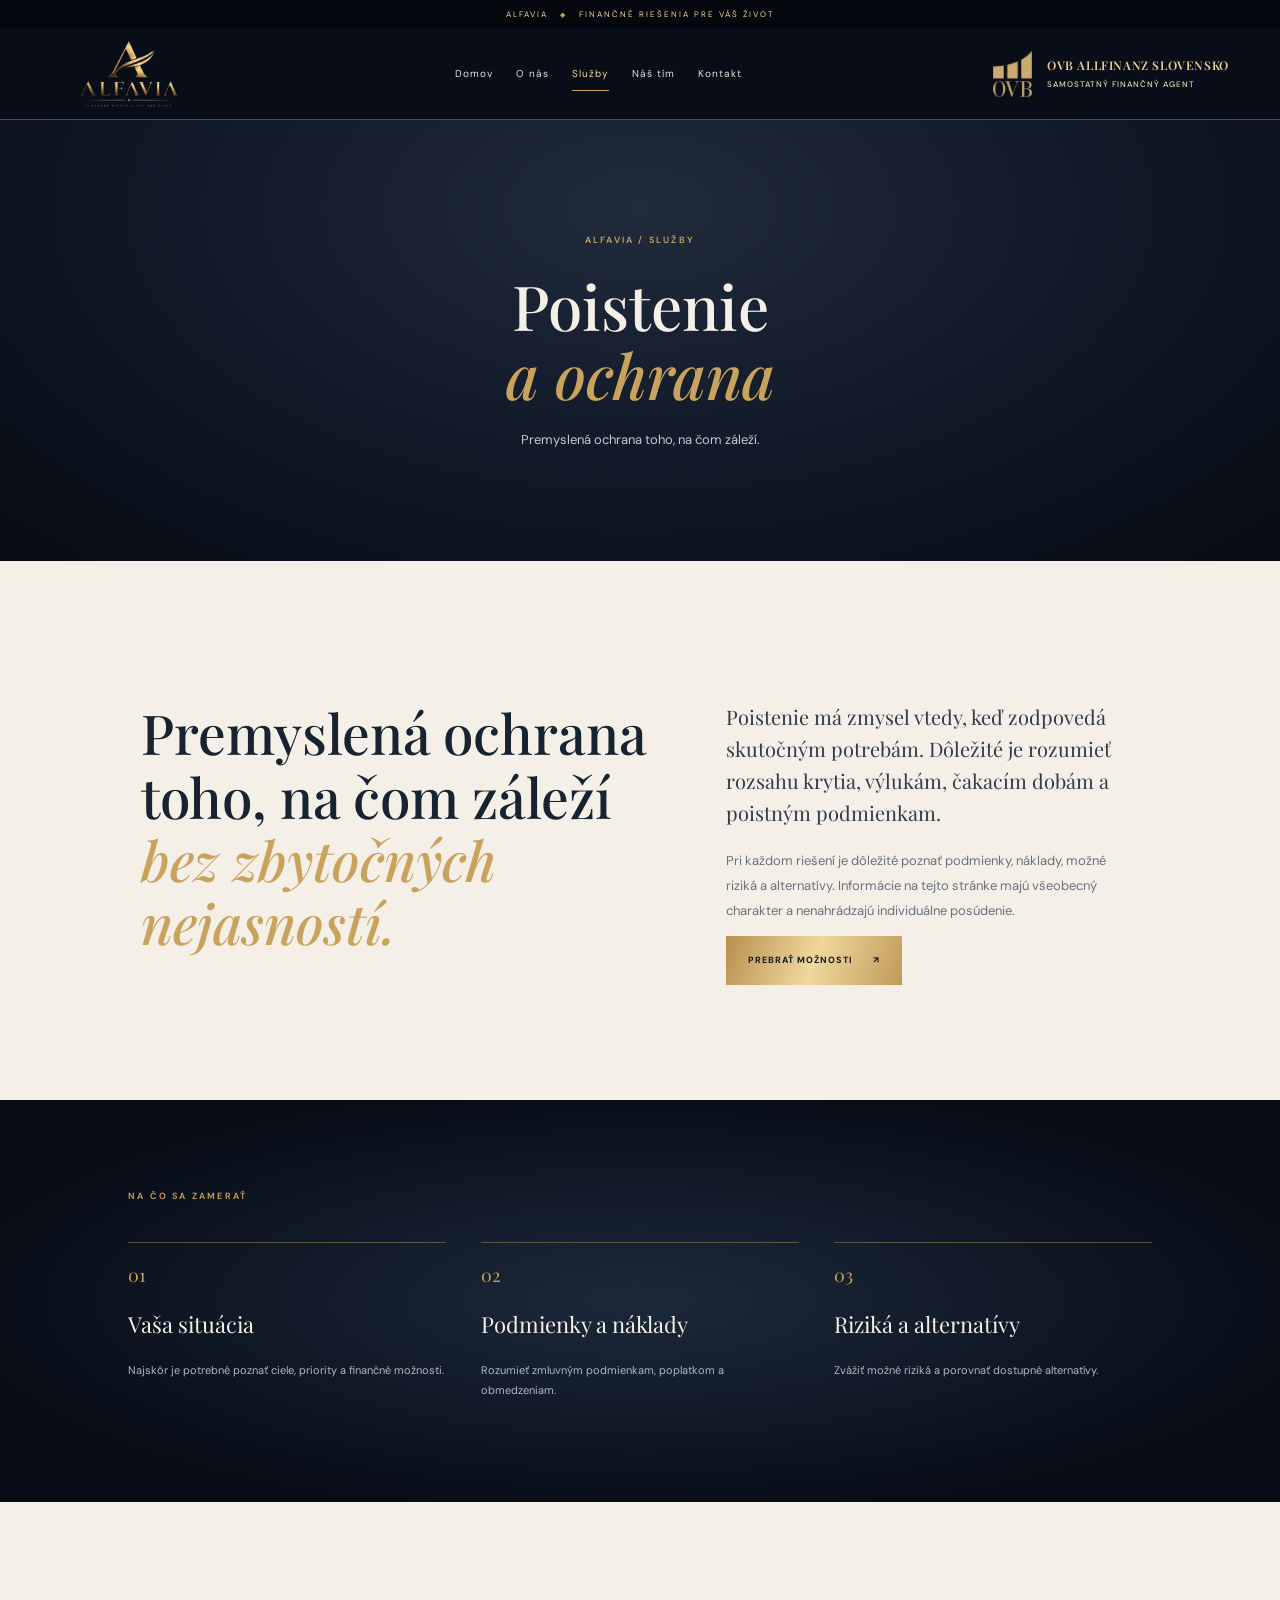
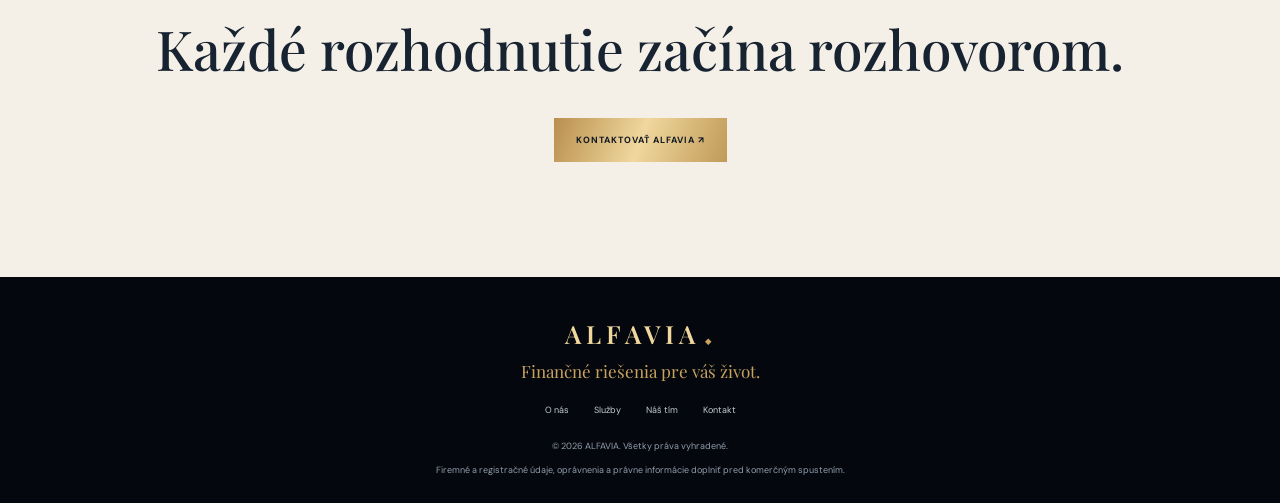
<file: poistenie.html>
<!doctype html>
<html lang="sk"><head>
<meta charset="utf-8"><meta name="viewport" content="width=device-width, initial-scale=1">
<meta name="theme-color" content="#080d17"><meta name="description" content="ALFAVIA – finančné riešenia pre váš život.">
<title>Poistenie a ochrana | ALFAVIA</title>
<link rel="preconnect" href="https://fonts.googleapis.com"><link rel="preconnect" href="https://fonts.gstatic.com" crossorigin>
<link href="https://fonts.googleapis.com/css2?family=DM+Sans:wght@400;500;600;700&family=Playfair+Display:wght@400;500;600;700&display=swap" rel="stylesheet">
<link rel="stylesheet" href="styles.css?v=ovb4"></head><body>
<div class="topline">ALFAVIA <span>◆</span> FINANČNÉ RIEŠENIA PRE VÁŠ ŽIVOT</div>
<header class="site-header site-header-partner">
  <a class="brand" href="index.html" aria-label="ALFAVIA – domov"><img src="alfavia-logo-transparent.png" alt="ALFAVIA – Finančné riešenia pre váš život"></a>
  <button class="menu-toggle" aria-label="Otvoriť navigáciu" aria-expanded="false">☰</button>
  <nav class="nav"><a href="index.html">Domov</a><a href="o-nas.html">O nás</a><a href="sluzby.html" class="active">Služby</a><a href="nas-tim.html">Náš tím</a><a href="kontakt.html">Kontakt</a></nav>
  <a class="parent-company" href="https://www.ovb.sk/" target="_blank" rel="noopener noreferrer"
       aria-label="OVB Allfinanz Slovensko – samostatný finančný agent">
      <img class="ovb-mark" src="ovb-mark-transparent.png?v=ovb4" alt="OVB">
      <span class="ovb-copy"><strong>OVB ALLFINANZ SLOVENSKO</strong><small>SAMOSTATNÝ FINANČNÝ AGENT</small></span>
    </a>
</header>
<main><section class="page-hero"><p class="eyebrow">ALFAVIA / SLUŽBY</p><h1>Poistenie<br><em>a ochrana</em></h1><p>Premyslená ochrana toho, na čom záleží.</p></section>
<section class="section"><div class="split"><h2>Premyslená ochrana toho, na čom záleží<br><em>bez zbytočných nejasností.</em></h2><div class="copy"><p class="lead">Poistenie má zmysel vtedy, keď zodpovedá skutočným potrebám. Dôležité je rozumieť rozsahu krytia, výlukám, čakacím dobám a poistným podmienkam.</p><p>Pri každom riešení je dôležité poznať podmienky, náklady, možné riziká a alternatívy. Informácie na tejto stránke majú všeobecný charakter a nenahrádzajú individuálne posúdenie.</p><a class="gold-button" href="kontakt.html">PREBRAŤ MOŽNOSTI <span>↗</span></a></div></div></section>
<section class="dark-panel"><div class="section-label">NA ČO SA ZAMERAŤ</div><div class="values"><article><b>01</b><h3>Vaša situácia</h3><p>Najskôr je potrebné poznať ciele, priority a finančné možnosti.</p></article><article><b>02</b><h3>Podmienky a náklady</h3><p>Rozumieť zmluvným podmienkam, poplatkom a obmedzeniam.</p></article><article><b>03</b><h3>Riziká a alternatívy</h3><p>Zvážiť možné riziká a porovnať dostupné alternatívy.</p></article></div></section>
<section class="section cta-section"><h2>Každé rozhodnutie začína rozhovorom.</h2><a class="gold-button" href="kontakt.html">KONTAKTOVAŤ ALFAVIA ↗</a></section></main>
<footer class="footer">
  <a class="footer-brand" href="index.html">ALFAVIA<span>◆</span></a>
  <p>Finančné riešenia pre váš život.</p>
  <div class="footer-links"><a href="o-nas.html">O nás</a><a href="sluzby.html">Služby</a><a href="nas-tim.html">Náš tím</a><a href="kontakt.html">Kontakt</a></div>
  <small>© <span id="year"></span> ALFAVIA. Všetky práva vyhradené.</small>
  <small class="legal">Firemné a registračné údaje, oprávnenia a právne informácie doplniť pred komerčným spustením.</small>
</footer>
<script src="script.js"></script></body></html>
</file>
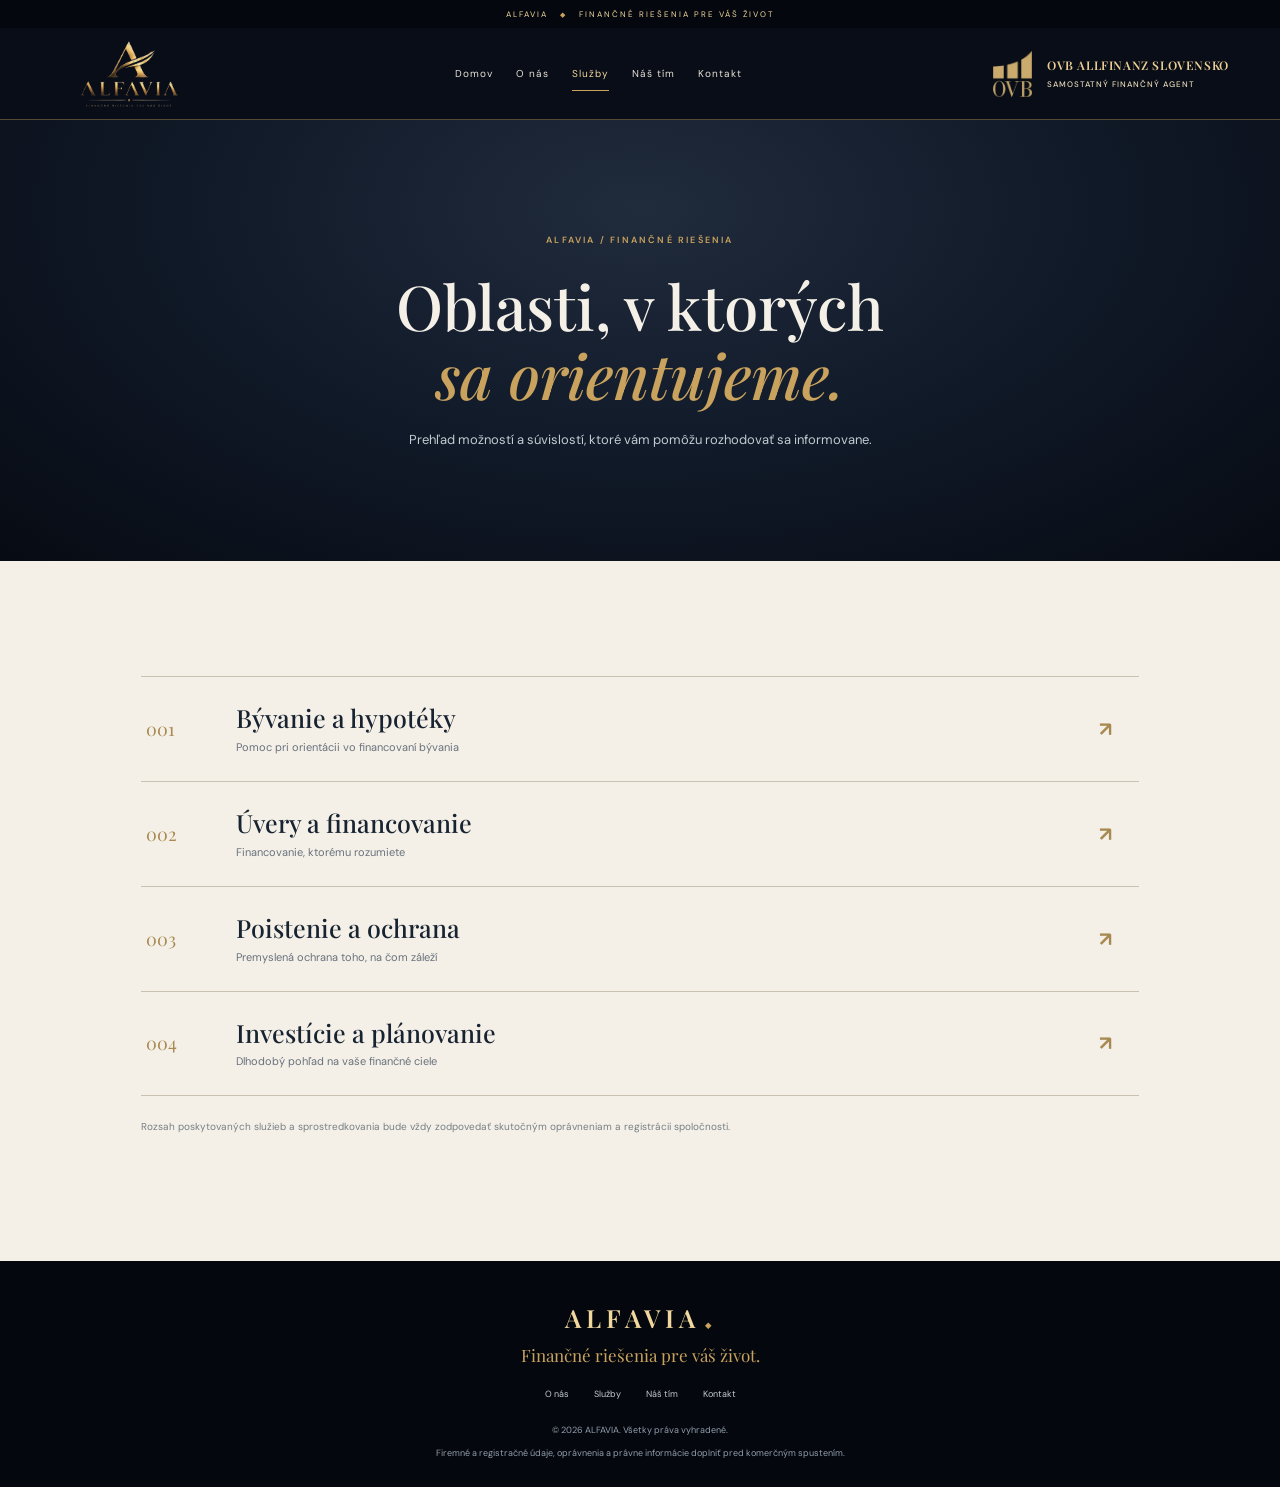
<file: sluzby.html>
<!doctype html>
<html lang="sk"><head>
<meta charset="utf-8"><meta name="viewport" content="width=device-width, initial-scale=1">
<meta name="theme-color" content="#080d17"><meta name="description" content="ALFAVIA – finančné riešenia pre váš život.">
<title>Služby | ALFAVIA</title>
<link rel="preconnect" href="https://fonts.googleapis.com"><link rel="preconnect" href="https://fonts.gstatic.com" crossorigin>
<link href="https://fonts.googleapis.com/css2?family=DM+Sans:wght@400;500;600;700&family=Playfair+Display:wght@400;500;600;700&display=swap" rel="stylesheet">
<link rel="stylesheet" href="styles.css?v=ovb4"></head><body>
<div class="topline">ALFAVIA <span>◆</span> FINANČNÉ RIEŠENIA PRE VÁŠ ŽIVOT</div>
<header class="site-header site-header-partner">
  <a class="brand" href="index.html" aria-label="ALFAVIA – domov"><img src="alfavia-logo-transparent.png" alt="ALFAVIA – Finančné riešenia pre váš život"></a>
  <button class="menu-toggle" aria-label="Otvoriť navigáciu" aria-expanded="false">☰</button>
  <nav class="nav"><a href="index.html">Domov</a><a href="o-nas.html">O nás</a><a href="sluzby.html" class="active">Služby</a><a href="nas-tim.html">Náš tím</a><a href="kontakt.html">Kontakt</a></nav>
  <a class="parent-company" href="https://www.ovb.sk/" target="_blank" rel="noopener noreferrer"
       aria-label="OVB Allfinanz Slovensko – samostatný finančný agent">
      <img class="ovb-mark" src="ovb-mark-transparent.png?v=ovb4" alt="OVB">
      <span class="ovb-copy"><strong>OVB ALLFINANZ SLOVENSKO</strong><small>SAMOSTATNÝ FINANČNÝ AGENT</small></span>
    </a>
</header>
<main><section class="page-hero"><p class="eyebrow">ALFAVIA / FINANČNÉ RIEŠENIA</p><h1>Oblasti, v ktorých<br><em>sa orientujeme.</em></h1><p>Prehľad možností a súvislostí, ktoré vám pomôžu rozhodovať sa informovane.</p></section>
<section class="section"><div class="service-list"><a class="service-row" href="byvanie-hypoteky.html"><span>001</span><div><h2>Bývanie a hypotéky</h2><p>Pomoc pri orientácii vo financovaní bývania</p></div><b>↗</b></a><a class="service-row" href="uvery-financovanie.html"><span>002</span><div><h2>Úvery a financovanie</h2><p>Financovanie, ktorému rozumiete</p></div><b>↗</b></a><a class="service-row" href="poistenie.html"><span>003</span><div><h2>Poistenie a ochrana</h2><p>Premyslená ochrana toho, na čom záleží</p></div><b>↗</b></a><a class="service-row" href="investicie.html"><span>004</span><div><h2>Investície a plánovanie</h2><p>Dlhodobý pohľad na vaše finančné ciele</p></div><b>↗</b></a></div><p class="disclaimer">Rozsah poskytovaných služieb a sprostredkovania bude vždy zodpovedať skutočným oprávneniam a registrácii spoločnosti.</p></section></main>
<footer class="footer">
  <a class="footer-brand" href="index.html">ALFAVIA<span>◆</span></a>
  <p>Finančné riešenia pre váš život.</p>
  <div class="footer-links"><a href="o-nas.html">O nás</a><a href="sluzby.html">Služby</a><a href="nas-tim.html">Náš tím</a><a href="kontakt.html">Kontakt</a></div>
  <small>© <span id="year"></span> ALFAVIA. Všetky práva vyhradené.</small>
  <small class="legal">Firemné a registračné údaje, oprávnenia a právne informácie doplniť pred komerčným spustením.</small>
</footer>
<script src="script.js"></script></body></html>
</file>
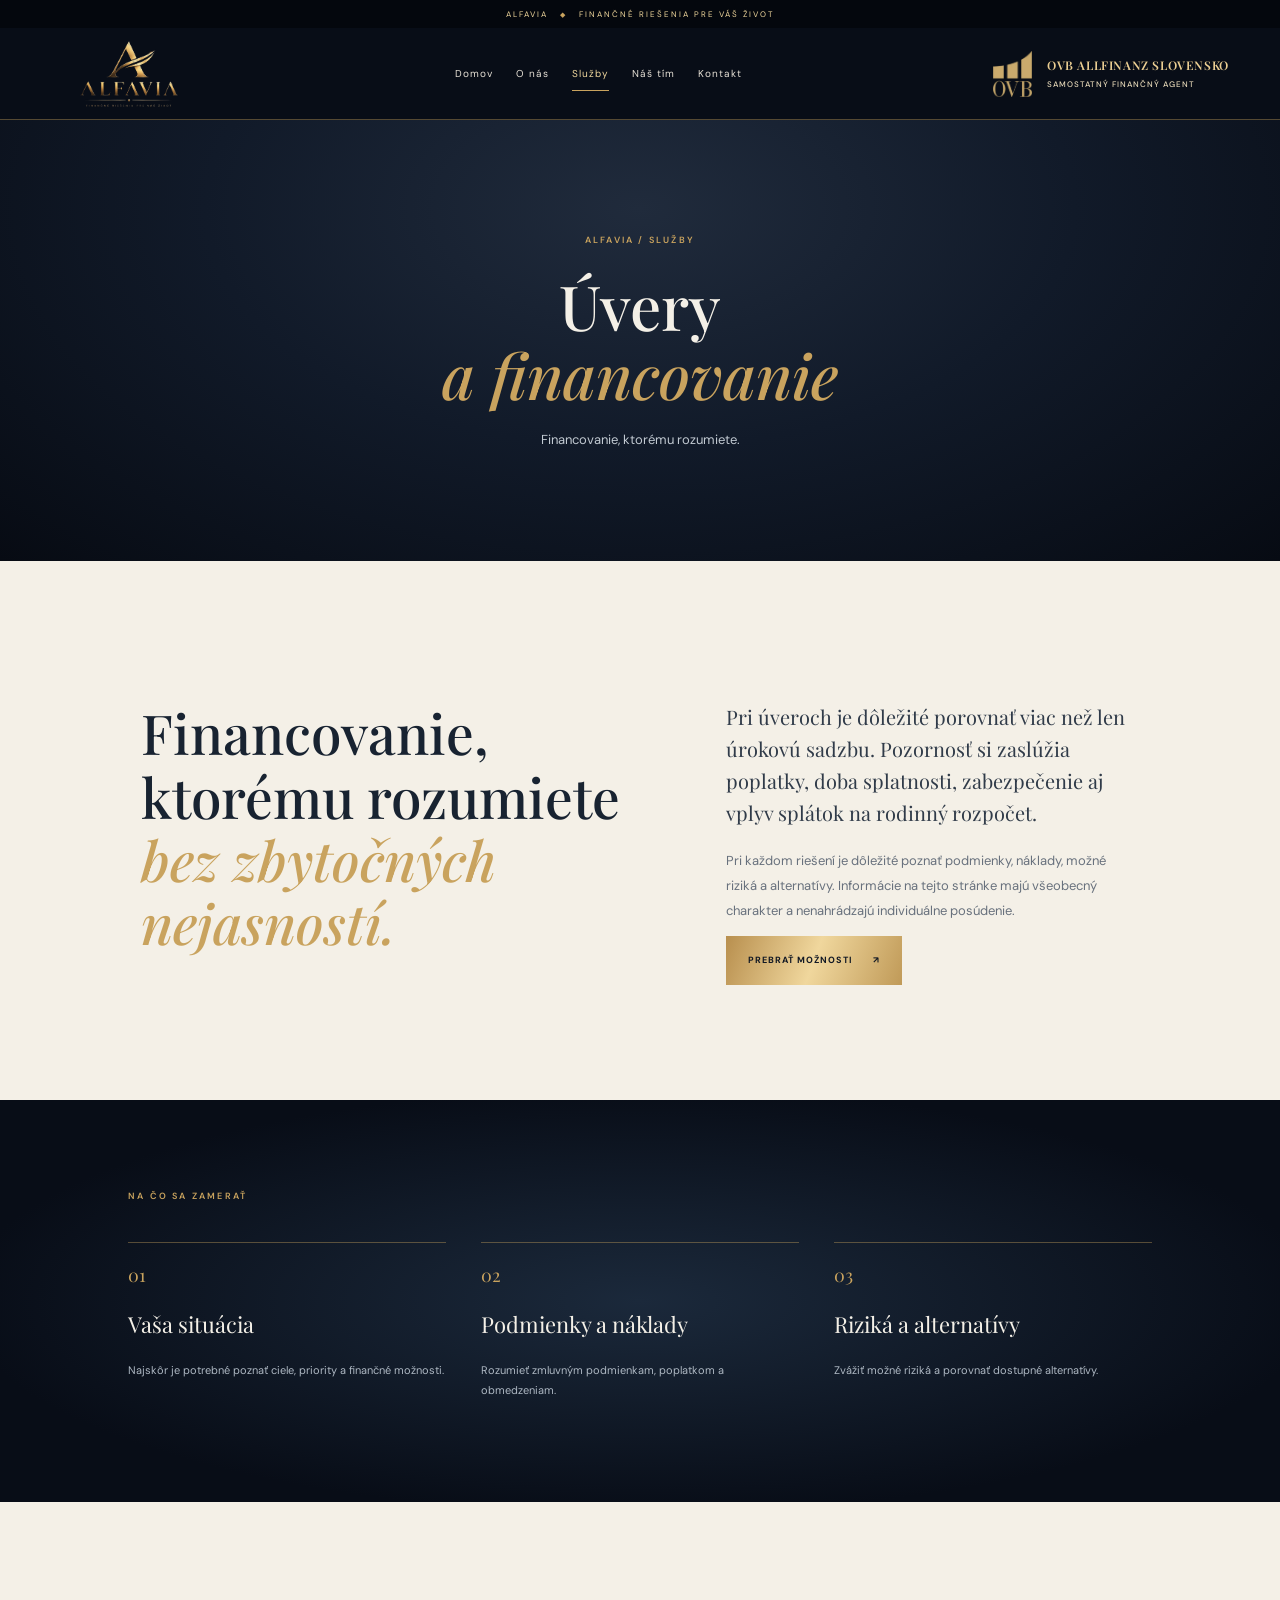
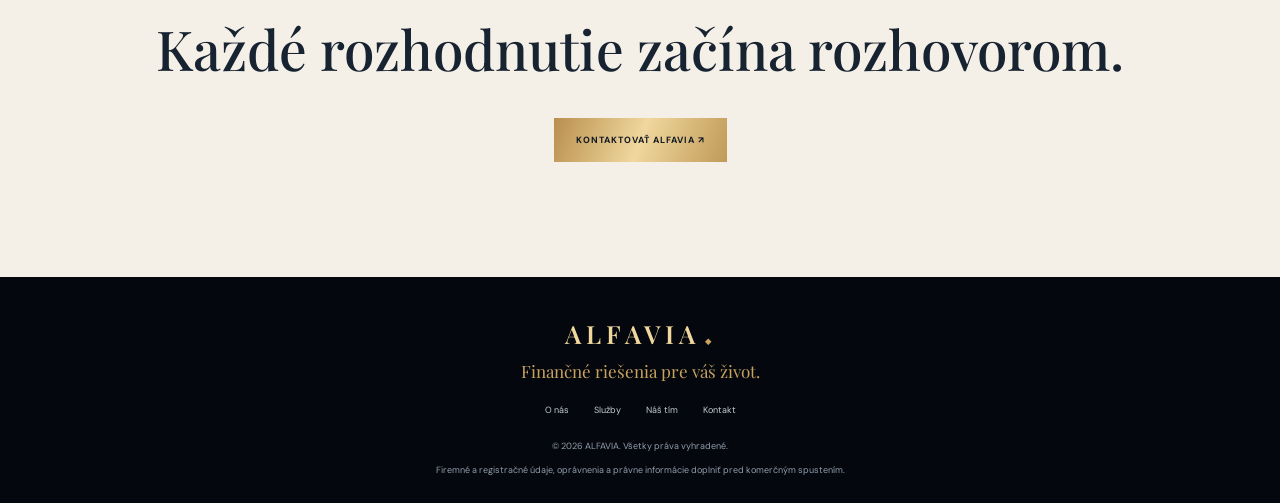
<file: uvery-financovanie.html>
<!doctype html>
<html lang="sk"><head>
<meta charset="utf-8"><meta name="viewport" content="width=device-width, initial-scale=1">
<meta name="theme-color" content="#080d17"><meta name="description" content="ALFAVIA – finančné riešenia pre váš život.">
<title>Úvery a financovanie | ALFAVIA</title>
<link rel="preconnect" href="https://fonts.googleapis.com"><link rel="preconnect" href="https://fonts.gstatic.com" crossorigin>
<link href="https://fonts.googleapis.com/css2?family=DM+Sans:wght@400;500;600;700&family=Playfair+Display:wght@400;500;600;700&display=swap" rel="stylesheet">
<link rel="stylesheet" href="styles.css?v=ovb4"></head><body>
<div class="topline">ALFAVIA <span>◆</span> FINANČNÉ RIEŠENIA PRE VÁŠ ŽIVOT</div>
<header class="site-header site-header-partner">
  <a class="brand" href="index.html" aria-label="ALFAVIA – domov"><img src="alfavia-logo-transparent.png" alt="ALFAVIA – Finančné riešenia pre váš život"></a>
  <button class="menu-toggle" aria-label="Otvoriť navigáciu" aria-expanded="false">☰</button>
  <nav class="nav"><a href="index.html">Domov</a><a href="o-nas.html">O nás</a><a href="sluzby.html" class="active">Služby</a><a href="nas-tim.html">Náš tím</a><a href="kontakt.html">Kontakt</a></nav>
  <a class="parent-company" href="https://www.ovb.sk/" target="_blank" rel="noopener noreferrer"
       aria-label="OVB Allfinanz Slovensko – samostatný finančný agent">
      <img class="ovb-mark" src="ovb-mark-transparent.png?v=ovb4" alt="OVB">
      <span class="ovb-copy"><strong>OVB ALLFINANZ SLOVENSKO</strong><small>SAMOSTATNÝ FINANČNÝ AGENT</small></span>
    </a>
</header>
<main><section class="page-hero"><p class="eyebrow">ALFAVIA / SLUŽBY</p><h1>Úvery<br><em>a financovanie</em></h1><p>Financovanie, ktorému rozumiete.</p></section>
<section class="section"><div class="split"><h2>Financovanie, ktorému rozumiete<br><em>bez zbytočných nejasností.</em></h2><div class="copy"><p class="lead">Pri úveroch je dôležité porovnať viac než len úrokovú sadzbu. Pozornosť si zaslúžia poplatky, doba splatnosti, zabezpečenie aj vplyv splátok na rodinný rozpočet.</p><p>Pri každom riešení je dôležité poznať podmienky, náklady, možné riziká a alternatívy. Informácie na tejto stránke majú všeobecný charakter a nenahrádzajú individuálne posúdenie.</p><a class="gold-button" href="kontakt.html">PREBRAŤ MOŽNOSTI <span>↗</span></a></div></div></section>
<section class="dark-panel"><div class="section-label">NA ČO SA ZAMERAŤ</div><div class="values"><article><b>01</b><h3>Vaša situácia</h3><p>Najskôr je potrebné poznať ciele, priority a finančné možnosti.</p></article><article><b>02</b><h3>Podmienky a náklady</h3><p>Rozumieť zmluvným podmienkam, poplatkom a obmedzeniam.</p></article><article><b>03</b><h3>Riziká a alternatívy</h3><p>Zvážiť možné riziká a porovnať dostupné alternatívy.</p></article></div></section>
<section class="section cta-section"><h2>Každé rozhodnutie začína rozhovorom.</h2><a class="gold-button" href="kontakt.html">KONTAKTOVAŤ ALFAVIA ↗</a></section></main>
<footer class="footer">
  <a class="footer-brand" href="index.html">ALFAVIA<span>◆</span></a>
  <p>Finančné riešenia pre váš život.</p>
  <div class="footer-links"><a href="o-nas.html">O nás</a><a href="sluzby.html">Služby</a><a href="nas-tim.html">Náš tím</a><a href="kontakt.html">Kontakt</a></div>
  <small>© <span id="year"></span> ALFAVIA. Všetky práva vyhradené.</small>
  <small class="legal">Firemné a registračné údaje, oprávnenia a právne informácie doplniť pred komerčným spustením.</small>
</footer>
<script src="script.js"></script></body></html>
</file>
<file: styles.css>
:root{--navy:#080d17;--navy2:#111c2b;--gold:#c9a35e;--gold2:#f0d79d;--cream:#f4f0e7;--paper:#e9e5dc;--ink:#182331;--muted:#68717d}*{box-sizing:border-box}html{scroll-behavior:smooth}body{margin:0;max-width:100%;overflow-x:hidden;background:var(--cream);color:var(--ink);font-family:"DM Sans",Arial,sans-serif}.topline{background:#04070d;color:var(--gold2);text-align:center;padding:9px 12px;font-size:8px;letter-spacing:2px}.topline span{font-size:7px;margin:0 8px;color:var(--gold)}.site-header{height:83px;background:var(--navy);display:flex;align-items:center;justify-content:space-between;padding:0 7%;position:sticky;top:0;z-index:30;border-bottom:1px solid #c9a35e40}.brand{display:flex;align-items:center;width:175px;height:72px}.brand img{display:block;width:100%;max-height:65px;object-fit:contain}.nav{display:flex;align-items:center;gap:clamp(17px,3vw,40px)}.nav a{color:#e8e2d7;text-decoration:none;font-size:10px;letter-spacing:1px;padding:10px 0}.nav a:hover,.nav a.active{color:var(--gold2)}.nav a.active{border-bottom:1px solid var(--gold)}.menu-toggle{display:none;background:none;border:0;color:var(--gold2);font-size:25px}.hero{min-height:690px;position:relative;display:grid;place-items:center;text-align:center;padding:65px 6% 90px;background:radial-gradient(ellipse at 50% 25%,#202b3c,#111a29 48%,#070b13 100%);color:#f4f0e7;overflow:hidden}.hero:before{content:"";position:absolute;inset:24px 5%;border:1px solid #c9a35e20;pointer-events:none}.hero-content{position:relative;max-width:820px}.eyebrow,.section-label{font-size:9px;letter-spacing:2.2px;color:var(--gold);font-weight:600}.hero-logo{display:block;width:min(480px,85vw);height:auto;max-height:300px;object-fit:contain;margin:20px auto 20px}.hero h1,.page-hero h1{font:500 clamp(36px,5vw,62px)/1.12 "Playfair Display",serif;margin:10px 0 18px}.hero h1 em,.page-hero h1 em,h2 em{color:var(--gold);font-weight:500}.hero-copy{font-size:13px;line-height:1.8;color:#c3cbd3;max-width:520px;margin:0 auto 30px}.gold-button{display:inline-flex;justify-content:center;align-items:center;gap:20px;background:linear-gradient(110deg,#b88f4e,#f0d79d,#c09a58);color:#111824;text-decoration:none;border:0;padding:16px 22px;font-size:9px;font-weight:700;letter-spacing:1px;cursor:pointer}.hero-bottom{position:absolute;bottom:27px;left:7%;font-size:8px;letter-spacing:1.8px;color:#bca878}.section{padding:clamp(72px,9vw,115px) clamp(24px,11vw,170px)}.split{display:grid;grid-template-columns:1.1fr .9fr;gap:8%;align-items:start;margin-top:25px}h2{font:500 clamp(36px,4.3vw,56px)/1.15 "Playfair Display",serif;margin:0;color:var(--ink)}.copy{font-size:13px;line-height:1.9;color:var(--muted)}.copy .lead{font:20px/1.6 "Playfair Display",serif;color:#303b49;margin-top:0}.text-link{display:inline-block;margin-top:15px;color:#816638;text-decoration:none;font-size:9px;letter-spacing:1px;border-bottom:1px solid var(--gold);padding-bottom:8px}.services-section{background:var(--paper)}.section-heading{display:grid;grid-template-columns:1fr .7fr;gap:35px;align-items:end;margin:25px 0 45px}.section-heading p{font-size:12px;line-height:1.9;color:var(--muted);max-width:330px}.service-grid{display:grid;grid-template-columns:repeat(4,minmax(0,1fr));border-top:1px solid #c9c1b3;border-bottom:1px solid #c9c1b3;margin-bottom:25px}.service-grid article{padding:25px 20px 26px 0;border-right:1px solid #c9c1b3}.service-grid article+article{padding-left:20px}.service-grid article:last-child{border:0}.service-grid article>span{color:#a88a50;font-size:10px}.service-grid h3{font:20px "Playfair Display",serif;margin:24px 0 10px}.service-grid p{font-size:11px;line-height:1.8;color:var(--muted);min-height:60px}.service-grid a{font-size:8px;letter-spacing:.8px;color:#80643a;text-decoration:none}.quote-band,.dark-panel{background:radial-gradient(ellipse,#1b293b,#080d17 75%);color:#f4f0e7;padding:90px 10%;text-align:center}.quote-band blockquote{font:clamp(28px,4vw,46px)/1.35 "Playfair Display",serif;max-width:850px;margin:30px auto}.page-hero{background:radial-gradient(ellipse at 50% 20%,#202b3c,#111a29 48%,#070b13 100%);color:#f4f0e7;text-align:center;padding:105px 7% 110px}.page-hero h1{margin:25px 0 18px}.page-hero>p:last-child{font-size:13px;line-height:1.8;color:#c2cad2;max-width:590px;margin:0 auto}.values{display:grid;grid-template-columns:repeat(3,1fr);gap:35px;text-align:left;margin-top:40px}.values article{border-top:1px solid #c9a35e66;padding-top:20px}.values b{color:var(--gold);font:18px "Playfair Display",serif}.values h3{font:22px "Playfair Display",serif;color:#f4f0e7}.values p{font-size:11px;line-height:1.8;color:#aeb8c3}.cta-section{text-align:center}.cta-section h2{margin-bottom:28px}.service-list{border-top:1px solid #c9c1b3}.service-row{display:grid;grid-template-columns:70px 1fr 35px;align-items:center;gap:20px;padding:27px 5px;border-bottom:1px solid #c9c1b3;text-decoration:none;color:var(--ink)}.service-row>span{color:#a88a50;font:18px "Playfair Display",serif}.service-row h2{font-size:25px}.service-row p{margin:7px 0 0;font-size:11px;color:var(--muted)}.service-row>b{color:#a88a50;font-size:20px}.service-row:hover h2{color:#96743e}.disclaimer{font-size:10px;line-height:1.8;color:#777f86;margin-top:22px}.dark-panel{text-align:left}.dark-panel .values{max-width:1100px;margin:40px auto 0}.cta-section .gold-button{margin-top:10px}.contact-layout{display:grid;grid-template-columns:1fr 1fr;gap:10%}.contact-layout h2{margin:25px 0}.contact-layout .copy{max-width:390px}.contact-note{margin-top:55px;padding-left:16px;border-left:1px solid var(--gold);font:20px "Playfair Display",serif;letter-spacing:3px;color:#b18e4e}.contact-note small{display:block;font:8px "DM Sans",sans-serif;letter-spacing:1.5px;color:#727b85;margin-top:7px}.contact-layout form{display:flex;flex-direction:column;gap:13px}.contact-layout form>label{font-size:9px;letter-spacing:.8px;color:#303b49}.contact-layout input:not([type=checkbox]),.contact-layout select,.contact-layout textarea{display:block;width:100%;margin-top:7px;padding:13px;border:1px solid #c9c1b3;background:#fffdf8;color:#17202d;font:12px "DM Sans",sans-serif}.contact-layout .consent{display:flex;gap:9px;align-items:flex-start;line-height:1.6}.contact-layout .consent input{margin-top:2px;accent-color:var(--gold)}.contact-layout form small{font-size:9px;line-height:1.6;color:#777f86}.footer{background:#04070d;color:#d9dce0;text-align:center;padding:40px 20px 25px}.footer-brand{font:600 25px "Playfair Display",serif;letter-spacing:5px;color:var(--gold2);text-decoration:none}.footer-brand span{font-size:8px;color:var(--gold);margin-left:5px}.footer>p{font:17px "Playfair Display",serif;color:var(--gold);margin:10px 0 22px}.footer-links{display:flex;justify-content:center;gap:25px;margin-bottom:22px}.footer-links a{color:#c4cbd2;text-decoration:none;font-size:9px}.footer>small{display:block;font-size:9px;line-height:1.8;color:#929eac}.footer .legal{margin-top:7px}
@media(max-width:850px){.site-header{padding:0 5%}.section{padding-left:7%;padding-right:7%}.service-grid{grid-template-columns:repeat(2,minmax(0,1fr))}.service-grid article:nth-child(2){border-right:0}.service-grid article:nth-child(3){padding-left:0;border-top:1px solid #c9c1b3}.service-grid article:nth-child(4){border-top:1px solid #c9c1b3}.values{gap:20px}}
@media(max-width:620px){.topline{font-size:7px;letter-spacing:1.3px}.site-header{height:70px;padding:0 6%}.brand{width:132px;height:62px}.brand img{max-height:58px}.menu-toggle{display:block}.nav{display:none;position:absolute;top:70px;left:0;right:0;background:#080d17;padding:20px 7% 25px;flex-direction:column;align-items:stretch;gap:12px;border-bottom:1px solid #c9a35e55}.nav.open{display:flex}.nav a{padding:10px 0}.nav a.active{border-bottom:0}.hero{min-height:650px;padding:55px 7% 80px}.hero:before{inset:12px 3%}.hero-logo{width:min(390px,90vw);max-height:230px;margin:16px auto 22px}.hero h1,.page-hero h1{font-size:38px}.hero-copy{font-size:12px}.hero-bottom{left:6%;font-size:7px}.section{padding:72px 7%}.split,.section-heading,.contact-layout{grid-template-columns:1fr;gap:24px}h2{font-size:40px}.copy{padding:0}.section-heading{margin-bottom:30px}.service-grid{grid-template-columns:1fr}.service-grid article,.service-grid article+article{padding:22px 0;border-right:0;border-bottom:1px solid #c9c1b3}.service-grid article:nth-child(3){border-top:0}.service-grid article:last-child{border-bottom:0}.service-grid h3{margin:14px 0 8px}.service-grid p{min-height:0}.quote-band,.dark-panel{padding:72px 8%}.quote-band blockquote{font-size:29px}.page-hero{padding:78px 7% 82px}.values{grid-template-columns:1fr;gap:25px}.service-row{grid-template-columns:38px 1fr 20px;gap:12px;padding:22px 0}.service-row h2{font-size:20px}.contact-layout{gap:35px}.contact-note{margin-top:30px}.footer-links{gap:18px}}

/* ALFAVIA / samostatná stránka tímu */
.team-section{background:#f4f0e7}.team-section-title{display:flex;align-items:end;justify-content:space-between;gap:35px;margin:25px 0 42px}.team-section-title p{max-width:310px;font-size:12px;line-height:1.9;color:var(--muted)}.team-grid{display:grid;grid-template-columns:repeat(3,minmax(0,1fr));gap:32px 22px}.team-card{min-width:0;background:#fffdf8;border:1px solid #d6cbb7;box-shadow:0 12px 30px #1420310c;overflow:hidden}.team-photo{aspect-ratio:4/5;background:linear-gradient(140deg,#172438,#080d17);overflow:hidden}.team-photo>img{display:block;width:100%;height:100%;object-fit:cover;object-position:center 35%}.team-photo-placeholder{width:100%;height:100%;display:flex;flex-direction:column;align-items:center;justify-content:center;gap:20px;background:radial-gradient(ellipse at 50% 40%,#25334a,#0a101b 75%);color:#d3ae70}.team-photo-placeholder span{font:72px 'Playfair Display',serif;letter-spacing:6px;text-shadow:0 2px 15px #c9a35e33}.team-photo-placeholder small{font-size:8px;letter-spacing:1.6px;color:#b3a180;text-align:center;padding:0 12px}.team-info{padding:24px 23px 27px}.team-index{font-size:9px;letter-spacing:1.4px;color:#a1844e;min-height:25px}.team-demo{display:inline-block;font-size:7px;border:1px solid #c6ad7d;padding:4px 6px;margin-left:7px;letter-spacing:.7px}.team-info h2{font:500 27px/1.2 'Playfair Display',serif;margin:9px 0;color:#1a2635}.team-role{color:#a1844e;font-size:10px;font-weight:700;letter-spacing:.6px;margin:0 0 15px;min-height:30px}.team-desc{font-size:11px;line-height:1.8;color:#68717d;min-height:82px}.team-contact{border-top:1px solid #ded5c7;padding-top:17px;display:flex;flex-direction:column;gap:13px}.team-contact span{font-size:10px;color:#777f86}.team-contact a{font-size:9px;letter-spacing:.7px;color:#8d6c39;text-decoration:none}.team-disclaimer{font-size:10px;line-height:1.8;color:#6f7478;margin:30px 0 0}.team-cta{text-align:center}.team-cta h2{color:#f4f0e7;margin:25px 0 30px}
@media(max-width:950px){.team-grid{grid-template-columns:repeat(2,minmax(0,1fr))}}
@media(max-width:620px){.team-grid{grid-template-columns:1fr;gap:25px}.team-section-title{display:block;margin-bottom:28px}.team-info h2{font-size:29px}.team-desc,.team-role{min-height:0}.team-photo{aspect-ratio:4/4.6}.team-section-title p{margin-top:15px}}


/* ALFAVIA – finálna úprava responzívnej stránky Náš tím */
#team-page{display:block;width:100%;max-width:100%;min-width:0;margin:0;padding:0;overflow:hidden}
#team-page *{box-sizing:border-box}
#team-page .team-hero{width:100%;min-height:330px;padding:76px clamp(22px,6vw,90px) 64px;background:radial-gradient(ellipse at 50% 25%,#202d40 0%,#111b2a 48%,#070c15 100%);color:#f4f0e7;text-align:center;position:relative;overflow:hidden}
#team-page .team-hero:before{content:"";position:absolute;inset:14px 3%;border:1px solid #c9a35e28;pointer-events:none}
#team-page .team-hero .eyebrow{font-size:9px;letter-spacing:2.3px;color:#d5b477;margin:0 0 18px}
#team-page .team-hero .eyebrow span{color:#8e754a;padding:0 8px}
#team-page .team-hero h1{font:500 clamp(42px,6vw,70px)/1.1 "Playfair Display",serif;margin:0 0 18px;color:#f5f0e6}
#team-page .team-hero h1 em,#team-page h2 em{color:#d0ad70;font-weight:500}
#team-page .team-hero>p:last-of-type{max-width:650px;margin:0 auto;color:#c2cad3;font-size:13px;line-height:1.9}
#team-page .team-ornament{display:flex;align-items:center;justify-content:center;gap:14px;color:#d5b477;margin-top:24px;font-size:11px}
#team-page .team-ornament span{height:1px;width:75px;background:linear-gradient(90deg,transparent,#c9a35e)}
#team-page .team-ornament span:last-child{transform:rotate(180deg)}
#team-page .team-section{width:100%;max-width:1320px;margin:0 auto;padding:78px clamp(20px,4.5vw,64px) 88px;background:#f4f0e7}
#team-page .team-heading{display:flex;justify-content:space-between;align-items:end;gap:40px;margin:0 0 38px}
#team-page .team-heading .section-label{margin:0 0 16px;font-size:9px;letter-spacing:2px;color:#a1844e}
#team-page .team-heading h2{font:500 clamp(32px,4vw,48px)/1.15 "Playfair Display",serif;margin:0;color:#182331}
#team-page .team-heading>p{max-width:360px;margin:0 0 4px;font-size:12px;line-height:1.9;color:#68717d}
#team-page .team-grid{display:grid!important;width:100%;grid-template-columns:repeat(3,minmax(0,1fr));gap:24px;align-items:stretch}
#team-page .team-card{display:flex;flex-direction:column;min-width:0;width:100%;margin:0;padding:0;background:#0b1421;border:1px solid #b99150;border-radius:8px;overflow:hidden;box-shadow:0 12px 28px #0a142018}
#team-page .team-photo{display:block;width:100%;aspect-ratio:4/3;height:auto;min-height:0;overflow:hidden;background:#111b2a;border-bottom:1px solid #b99150}
#team-page .team-photo img{display:block!important;width:100%!important;height:100%!important;max-width:none!important;object-fit:cover;object-position:center 34%;margin:0;padding:0}
#team-page .team-info{display:flex;flex-direction:column;flex:1;min-width:0;padding:22px 22px 23px;background:linear-gradient(145deg,#132033,#09111d)}
#team-page .team-index{font:600 8px "DM Sans",sans-serif;letter-spacing:1.6px;color:#d0ad70;margin:0 0 9px;min-height:0}
#team-page .team-index span{color:#a7aebb}
#team-page .team-info h3{font:500 clamp(20px,2vw,25px)/1.2 "Playfair Display",serif;color:#f4ead8;margin:0 0 9px;overflow-wrap:anywhere}
#team-page .team-role{font-size:9px;line-height:1.6;font-weight:700;letter-spacing:1px;text-transform:uppercase;color:#d5b477;margin:0 0 13px;min-height:0}
#team-page .team-desc{font-size:11px;line-height:1.8;color:#c2cad3;margin:0 0 20px;min-height:0;flex:1}
#team-page .team-link{display:flex;justify-content:space-between;align-items:center;gap:10px;border-top:1px solid #c9a35e55;padding-top:15px;text-decoration:none;color:#e4c17f;font-size:8px;font-weight:700;letter-spacing:1px}
#team-page .team-link span{font-size:15px}
#team-page .team-disclaimer{max-width:900px;margin:28px auto 0;color:#777f86;font-size:9px;line-height:1.8;text-align:center}
#team-page .team-bottom{background:radial-gradient(ellipse at center,#1b293b,#080d17 75%);color:#f4f0e7;text-align:center;padding:72px 20px 80px}
#team-page .team-bottom h2{font:500 clamp(30px,4vw,46px)/1.2 "Playfair Display",serif;color:#f4f0e7;margin:20px 0 26px}
#team-page .team-bottom .section-label{font-size:9px;letter-spacing:2px;color:#d0ad70}
@media(max-width:900px){#team-page .team-grid{grid-template-columns:repeat(2,minmax(0,1fr))!important;gap:20px}#team-page .team-section{padding-left:28px;padding-right:28px}}
@media(max-width:620px){#team-page .team-hero{min-height:0;padding:58px 22px 52px}#team-page .team-hero h1{font-size:44px}#team-page .team-hero>p:last-of-type{font-size:12px}#team-page .team-section{padding:55px 18px 62px}#team-page .team-heading{display:block;margin-bottom:28px}#team-page .team-heading h2{font-size:36px}#team-page .team-heading>p{margin-top:14px}#team-page .team-grid{grid-template-columns:minmax(0,1fr)!important;gap:22px}#team-page .team-photo{aspect-ratio:16/10}#team-page .team-info{padding:20px 19px 21px}#team-page .team-info h3{font-size:25px}#team-page .team-desc{font-size:12px}#team-page .team-bottom{padding:60px 20px 65px}}





/* ALFAVIA / OVB: final responsive dark-and-gold header */
.site-header.site-header-partner{
  display:grid;grid-template-columns:minmax(95px,155px) minmax(0,1fr) auto;
  gap:clamp(12px,2vw,28px);align-items:center;justify-content:space-between;
  width:100%;max-width:100%;height:92px;padding:0 clamp(18px,4vw,60px);
  background:#080d17;border-bottom:1px solid #c9a35e66;
}
.site-header-partner .brand{width:100%;height:76px;min-width:0}
.site-header-partner .brand img{display:block;width:100%;height:100%;max-height:72px;object-fit:contain}
.site-header-partner .nav{display:flex;justify-content:center;align-items:center;gap:clamp(12px,1.8vw,27px);min-width:0}
.site-header-partner .nav a{white-space:nowrap;font-size:10px}
.site-header-partner .menu-toggle{display:none}
.site-header-partner .parent-company{
  display:flex;flex-direction:row;align-items:center;justify-content:center;gap:12px;
  width:fit-content;max-width:310px;min-width:0;min-height:65px;padding:9px 14px;
  background:transparent;border:0;border-radius:0;
  box-shadow:none;text-decoration:none;position:relative;margin:0;padding:0;
}
.site-header-partner .parent-company::before,.site-header-partner .parent-company::after{content:none}
.site-header-partner .ovb-mark{display:block;flex:0 0 45px;width:45px;height:46px;object-fit:contain;background:transparent}
.site-header-partner .ovb-copy{display:flex;flex-direction:column;align-items:flex-start;justify-content:center;gap:5px;min-width:0}
.site-header-partner .ovb-copy strong{
  display:block;color:#ebce92;font:600 12px/1.25 "Playfair Display",Georgia,serif;
  letter-spacing:.6px;white-space:normal
}
.site-header-partner .ovb-copy small{
  display:block;color:#e7d9b9;font:500 8px/1.5 "DM Sans",Arial,sans-serif;
  letter-spacing:1px;white-space:normal
}
@media(max-width:1060px){
  .site-header.site-header-partner{grid-template-columns:105px minmax(0,1fr) auto;padding:0 18px;gap:12px}
  .site-header-partner .nav{gap:12px}
  .site-header-partner .nav a{font-size:9px}
  .site-header-partner .parent-company{max-width:230px;padding:0;gap:8px}
  .site-header-partner .ovb-mark{width:35px;height:39px;flex-basis:35px}
  .site-header-partner .ovb-copy strong{font-size:10px}
  .site-header-partner .ovb-copy small{font-size:7px;letter-spacing:.6px}
}
@media(max-width:760px){
  .site-header.site-header-partner{
    display:grid;grid-template-columns:minmax(60px,90px) minmax(0,1fr) 34px;
    gap:8px;height:78px;padding:0 12px;overflow:visible;
  }
  .site-header-partner .brand{height:65px;width:100%}
  .site-header-partner .brand img{max-height:62px}
  .site-header-partner .parent-company{
    grid-column:2;grid-row:1;justify-self:center;max-width:100%;min-width:0;
    width:100%;min-height:0;padding:0;gap:8px;border-radius:0;
  }
  .site-header-partner .ovb-mark{width:32px;height:36px;flex:0 0 32px}
  .site-header-partner .ovb-copy{gap:3px}
  .site-header-partner .ovb-copy strong{font-size:clamp(8px,2.4vw,11px);letter-spacing:.2px}
  .site-header-partner .ovb-copy small{font-size:clamp(6px,1.75vw,8px);letter-spacing:.2px}
  .site-header-partner .menu-toggle{
    display:block;grid-column:3;grid-row:1;width:34px;margin:0;padding:0;
    font-size:26px;line-height:1.2;text-align:center;color:#e4c17f;
  }
  .site-header-partner .nav{
    display:none;position:absolute;left:0;right:0;top:78px;z-index:50;
    padding:18px 22px 24px;background:#080d17;border-bottom:1px solid #c9a35e;
    flex-direction:column;align-items:stretch;gap:6px;
  }
  .site-header-partner .nav.open{display:flex}
  .site-header-partner .nav a{font-size:11px;padding:10px 0}
}
@media(max-width:360px){
  .site-header.site-header-partner{grid-template-columns:64px minmax(0,1fr) 30px;gap:5px;padding:0 7px}
  .site-header-partner .parent-company{padding:0;gap:5px}
  .site-header-partner .ovb-mark{width:26px;height:31px;flex-basis:26px}
  .site-header-partner .ovb-copy strong{font-size:8px}
  .site-header-partner .ovb-copy small{font-size:6px}
}

/* Final preference: gold OVB mark, fully transparent, no frame or badge */
.site-header-partner .parent-company,
.site-header-partner .parent-company:hover,
.site-header-partner .parent-company:focus{
  border:0!important;outline:0!important;box-shadow:none!important;
  background:transparent!important;border-radius:0!important;
}
.site-header-partner .parent-company::before,
.site-header-partner .parent-company::after{display:none!important;content:none!important}
.site-header-partner .ovb-mark{filter:none!important;background:transparent!important}
</file>
